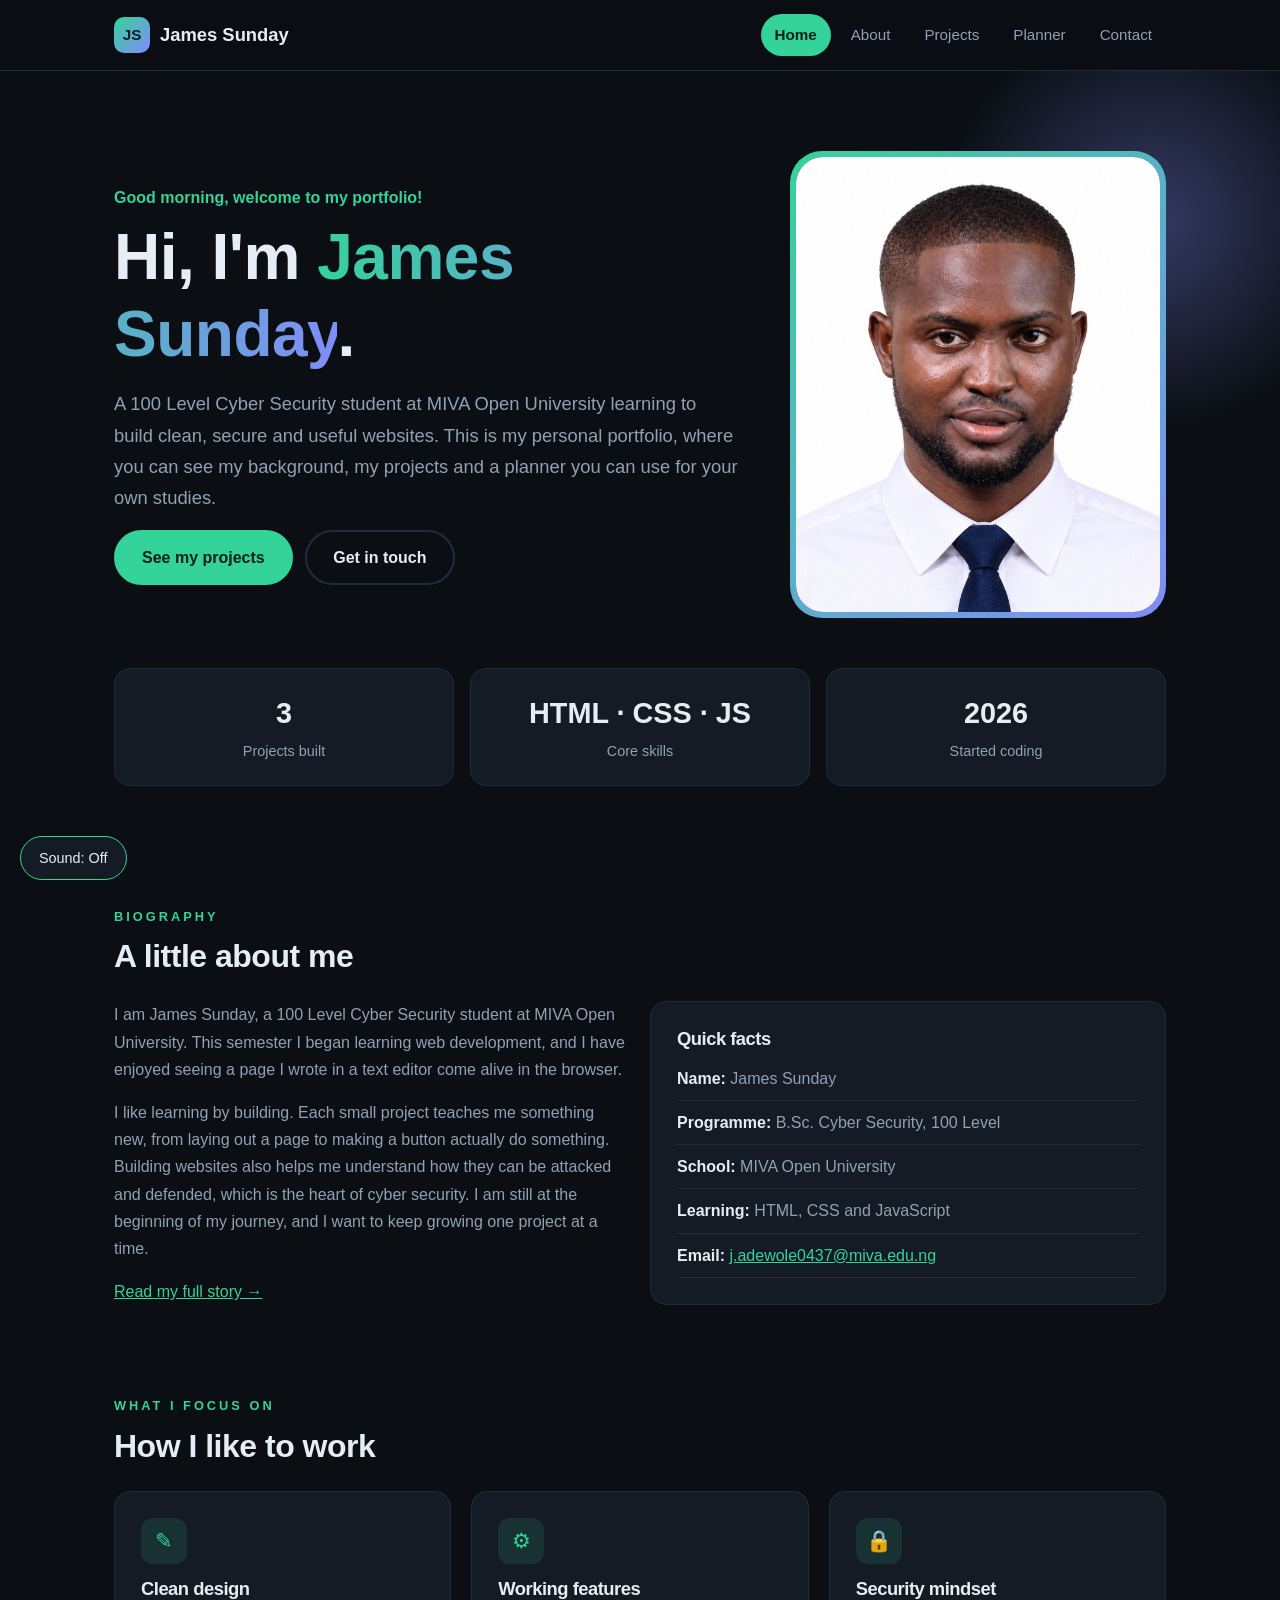
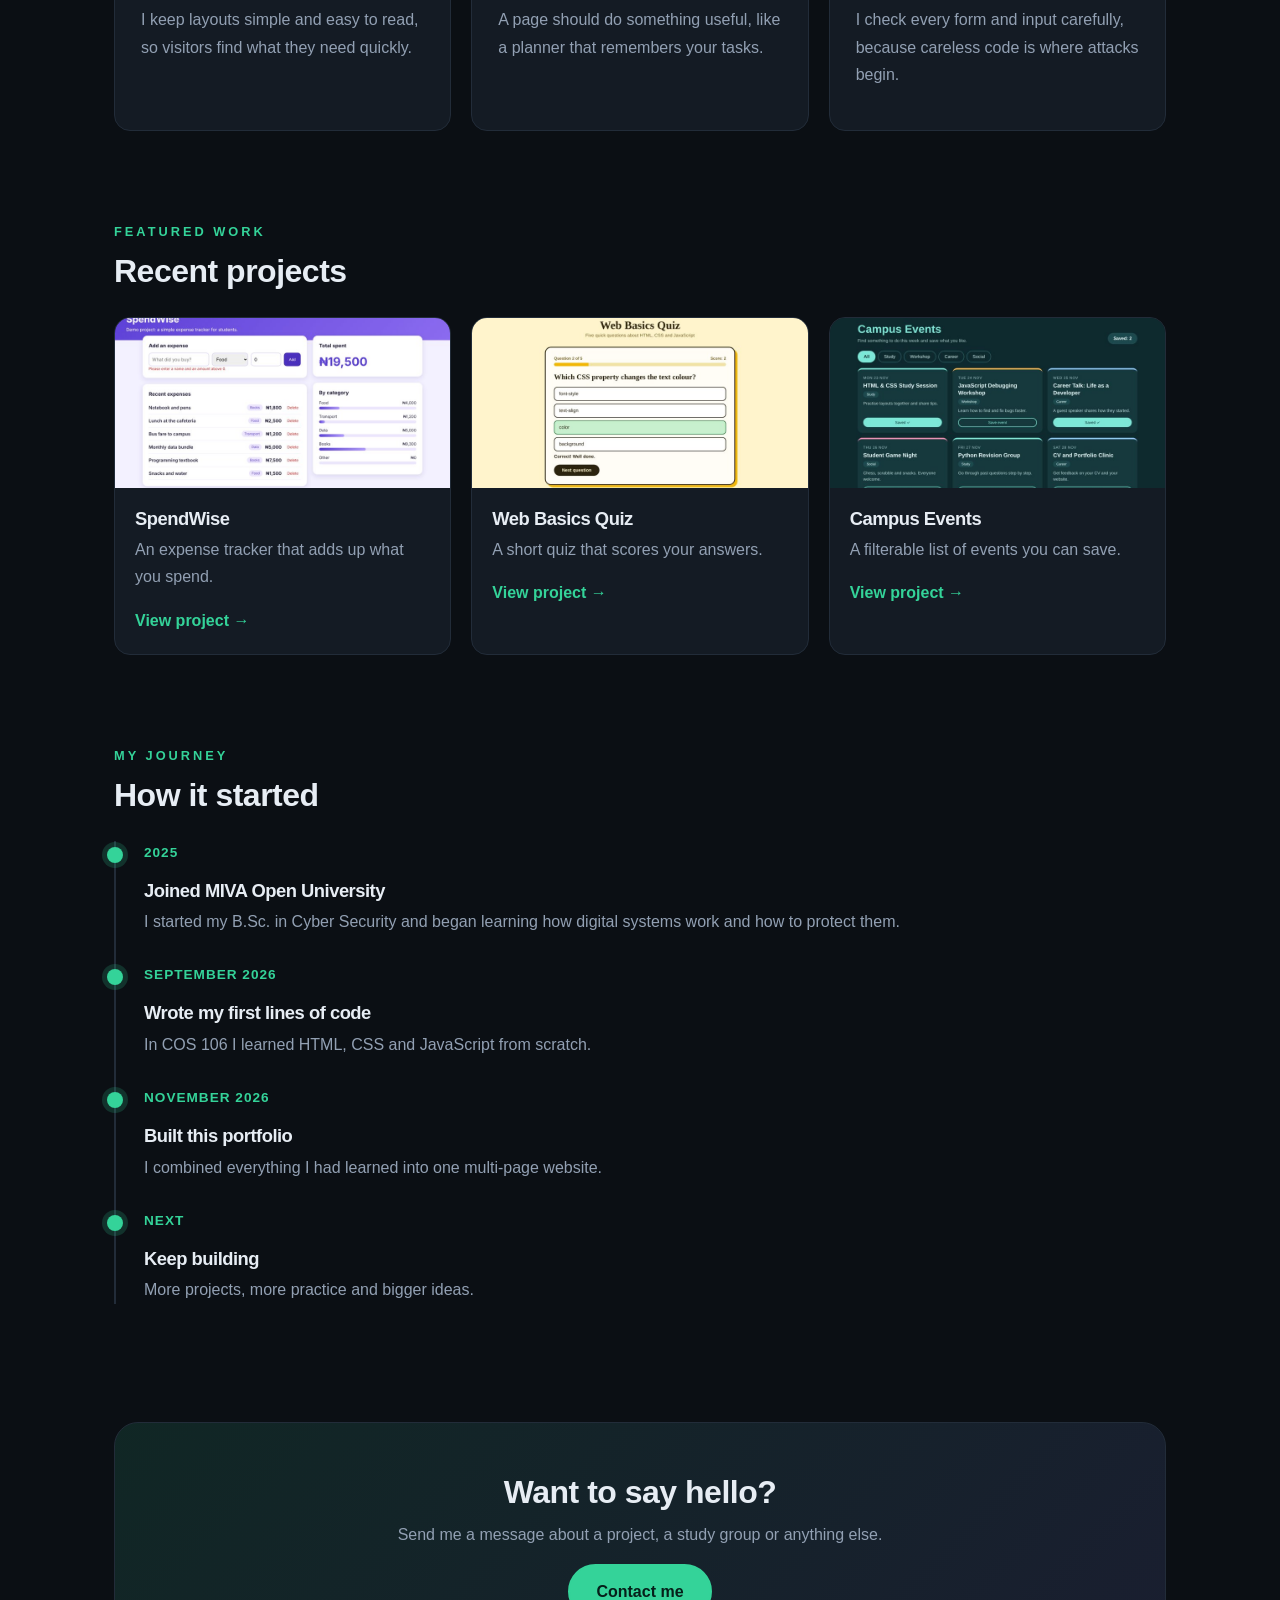
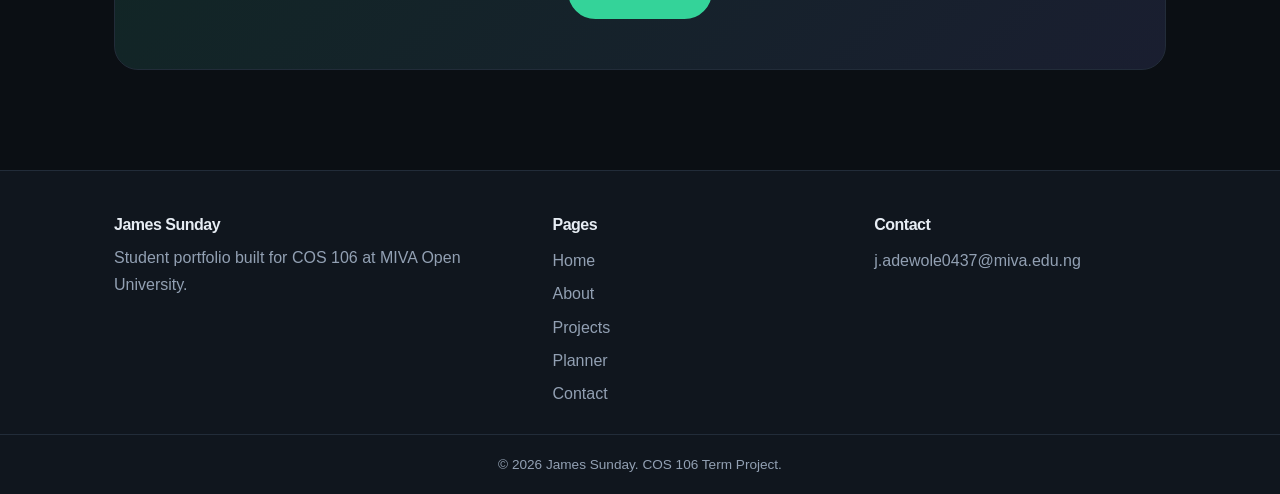
<file: index.html>
<!DOCTYPE html>
<html lang="en">
<head>
  <meta charset="UTF-8">
  <meta name="viewport" content="width=device-width, initial-scale=1.0">
  <meta name="description" content="James Sunday - student portfolio and academic planner.">
  <title>Home | James Sunday</title>
  <link rel="stylesheet" href="style.css">
</head>
<body>
  <header class="site-header">
    <div class="header-inner">
      <a class="logo" href="index.html"><span class="logo-mark">JS</span> James Sunday</a>
      <button class="nav-toggle" aria-label="Toggle navigation menu">&#9776;</button>
      <nav id="nav" aria-label="Main navigation">
        <ul>
          <li><a href="index.html" class="active">Home</a></li>
          <li><a href="about.html">About</a></li>
          <li><a href="projects.html">Projects</a></li>
          <li><a href="planner.html">Planner</a></li>
          <li><a href="contact.html">Contact</a></li>
        </ul>
      </nav>
    </div>
  </header>

  <main>
    <!-- ===== Hero ===== -->
    <section class="hero">
      <div class="orb"></div>
      <div class="container hero-grid">
        <div class="rise">
          <p class="greeting" id="greeting">Welcome to my portfolio!</p>
          <h1>Hi, I'm <span class="gradient-text">James Sunday</span>.</h1>
          <p class="lead">A 100 Level Cyber Security student at MIVA Open University learning to build clean, secure and useful websites. This is my personal portfolio, where you can see my background, my projects and a planner you can use for your own studies.</p>
          <a class="btn" href="projects.html">See my projects</a>
          <a class="btn ghost" href="contact.html">Get in touch</a>
        </div>
        <div class="photo-frame rise d2">
          <img src="profile.jpg" alt="Photograph of James Sunday">
        </div>
      </div>

      <div class="container">
        <div class="stats rise d3">
          <div class="stat"><strong>3</strong><span>Projects built</span></div>
          <div class="stat"><strong>HTML &middot; CSS &middot; JS</strong><span>Core skills</span></div>
          <div class="stat"><strong>2026</strong><span>Started coding</span></div>
        </div>
      </div>
    </section>

    <!-- ===== Biography ===== -->
    <section class="section">
      <div class="container">
        <p class="eyebrow">Biography</p>
        <h2>A little about me</h2>
        <div class="grid grid-2">
          <div>
            <p>I am James Sunday, a 100 Level Cyber Security student at MIVA Open University. This semester I began learning web development, and I have enjoyed seeing a page I wrote in a text editor come alive in the browser.</p>
            <p>I like learning by building. Each small project teaches me something new, from laying out a page to making a button actually do something. Building websites also helps me understand how they can be attacked and defended, which is the heart of cyber security. I am still at the beginning of my journey, and I want to keep growing one project at a time.</p>
            <a href="about.html">Read my full story &rarr;</a>
          </div>
          <div class="card">
            <h3>Quick facts</h3>
            <ul class="plain">
              <li><strong>Name:</strong> James Sunday</li>
              <li><strong>Programme:</strong> B.Sc. Cyber Security, 100 Level</li>
              <li><strong>School:</strong> MIVA Open University</li>
              <li><strong>Learning:</strong> HTML, CSS and JavaScript</li>
              <li><strong>Email:</strong> <a href="mailto:j.adewole0437@miva.edu.ng">j.adewole0437@miva.edu.ng</a></li>
            </ul>
          </div>
        </div>
      </div>
    </section>

    <!-- ===== Focus ===== -->
    <section class="section">
      <div class="container">
        <p class="eyebrow">What I focus on</p>
        <h2>How I like to work</h2>
        <div class="grid grid-3">
          <div class="card">
            <div class="icon">&#9998;</div>
            <h3>Clean design</h3>
            <p>I keep layouts simple and easy to read, so visitors find what they need quickly.</p>
          </div>
          <div class="card">
            <div class="icon">&#9881;</div>
            <h3>Working features</h3>
            <p>A page should do something useful, like a planner that remembers your tasks.</p>
          </div>
          <div class="card">
            <div class="icon">&#128274;</div>
            <h3>Security mindset</h3>
            <p>I check every form and input carefully, because careless code is where attacks begin.</p>
          </div>
        </div>
      </div>
    </section>

    <!-- ===== Featured projects ===== -->
    <section class="section">
      <div class="container">
        <p class="eyebrow">Featured work</p>
        <h2>Recent projects</h2>
        <div class="grid grid-3">
          <article class="card mini">
            <img src="project1.jpg" alt="Screenshot of the SpendWise expense tracker">
            <div class="body">
              <h3>SpendWise</h3>
              <p>An expense tracker that adds up what you spend.</p>
              <a class="more" href="projects.html">View project &rarr;</a>
            </div>
          </article>
          <article class="card mini">
            <img src="project2.jpg" alt="Screenshot of the Web Basics Quiz">
            <div class="body">
              <h3>Web Basics Quiz</h3>
              <p>A short quiz that scores your answers.</p>
              <a class="more" href="projects.html">View project &rarr;</a>
            </div>
          </article>
          <article class="card mini">
            <img src="project3.jpg" alt="Screenshot of the Campus Events page">
            <div class="body">
              <h3>Campus Events</h3>
              <p>A filterable list of events you can save.</p>
              <a class="more" href="projects.html">View project &rarr;</a>
            </div>
          </article>
        </div>
      </div>
    </section>

    <!-- ===== Journey ===== -->
    <section class="section">
      <div class="container">
        <p class="eyebrow">My journey</p>
        <h2>How it started</h2>
        <div class="timeline">
          <div class="step">
            <p class="when">2025</p>
            <h3>Joined MIVA Open University</h3>
            <p>I started my B.Sc. in Cyber Security and began learning how digital systems work and how to protect them.</p>
          </div>
          <div class="step">
            <p class="when">SEPTEMBER 2026</p>
            <h3>Wrote my first lines of code</h3>
            <p>In COS 106 I learned HTML, CSS and JavaScript from scratch.</p>
          </div>
          <div class="step">
            <p class="when">NOVEMBER 2026</p>
            <h3>Built this portfolio</h3>
            <p>I combined everything I had learned into one multi-page website.</p>
          </div>
          <div class="step">
            <p class="when">NEXT</p>
            <h3>Keep building</h3>
            <p>More projects, more practice and bigger ideas.</p>
          </div>
        </div>
      </div>
    </section>

    <!-- ===== Call to action ===== -->
    <section class="container">
      <div class="cta">
        <h2>Want to say hello?</h2>
        <p>Send me a message about a project, a study group or anything else.</p>
        <a class="btn" href="contact.html">Contact me</a>
      </div>
    </section>
  </main>

  <footer>
    <div class="footer-grid">
      <div>
        <h3>James Sunday</h3>
        <p>Student portfolio built for COS 106 at MIVA Open University.</p>
      </div>
      <div>
        <h3>Pages</h3>
        <a href="index.html">Home</a>
        <a href="about.html">About</a>
        <a href="projects.html">Projects</a>
        <a href="planner.html">Planner</a>
        <a href="contact.html">Contact</a>
      </div>
      <div>
        <h3>Contact</h3>
        <a href="mailto:j.adewole0437@miva.edu.ng">j.adewole0437@miva.edu.ng</a>
      </div>
    </div>
    <div class="copyright"><p>&copy; <span id="year">2026</span> James Sunday. COS 106 Term Project.</p></div>
  </footer>

  <audio id="ambient" loop preload="none">
    <source src="ambient.wav" type="audio/wav">
  </audio>
  <button id="soundButton" class="sound-btn" type="button">Sound: Off</button>
  <script src="script.js"></script>
</body>
</html>
</file>
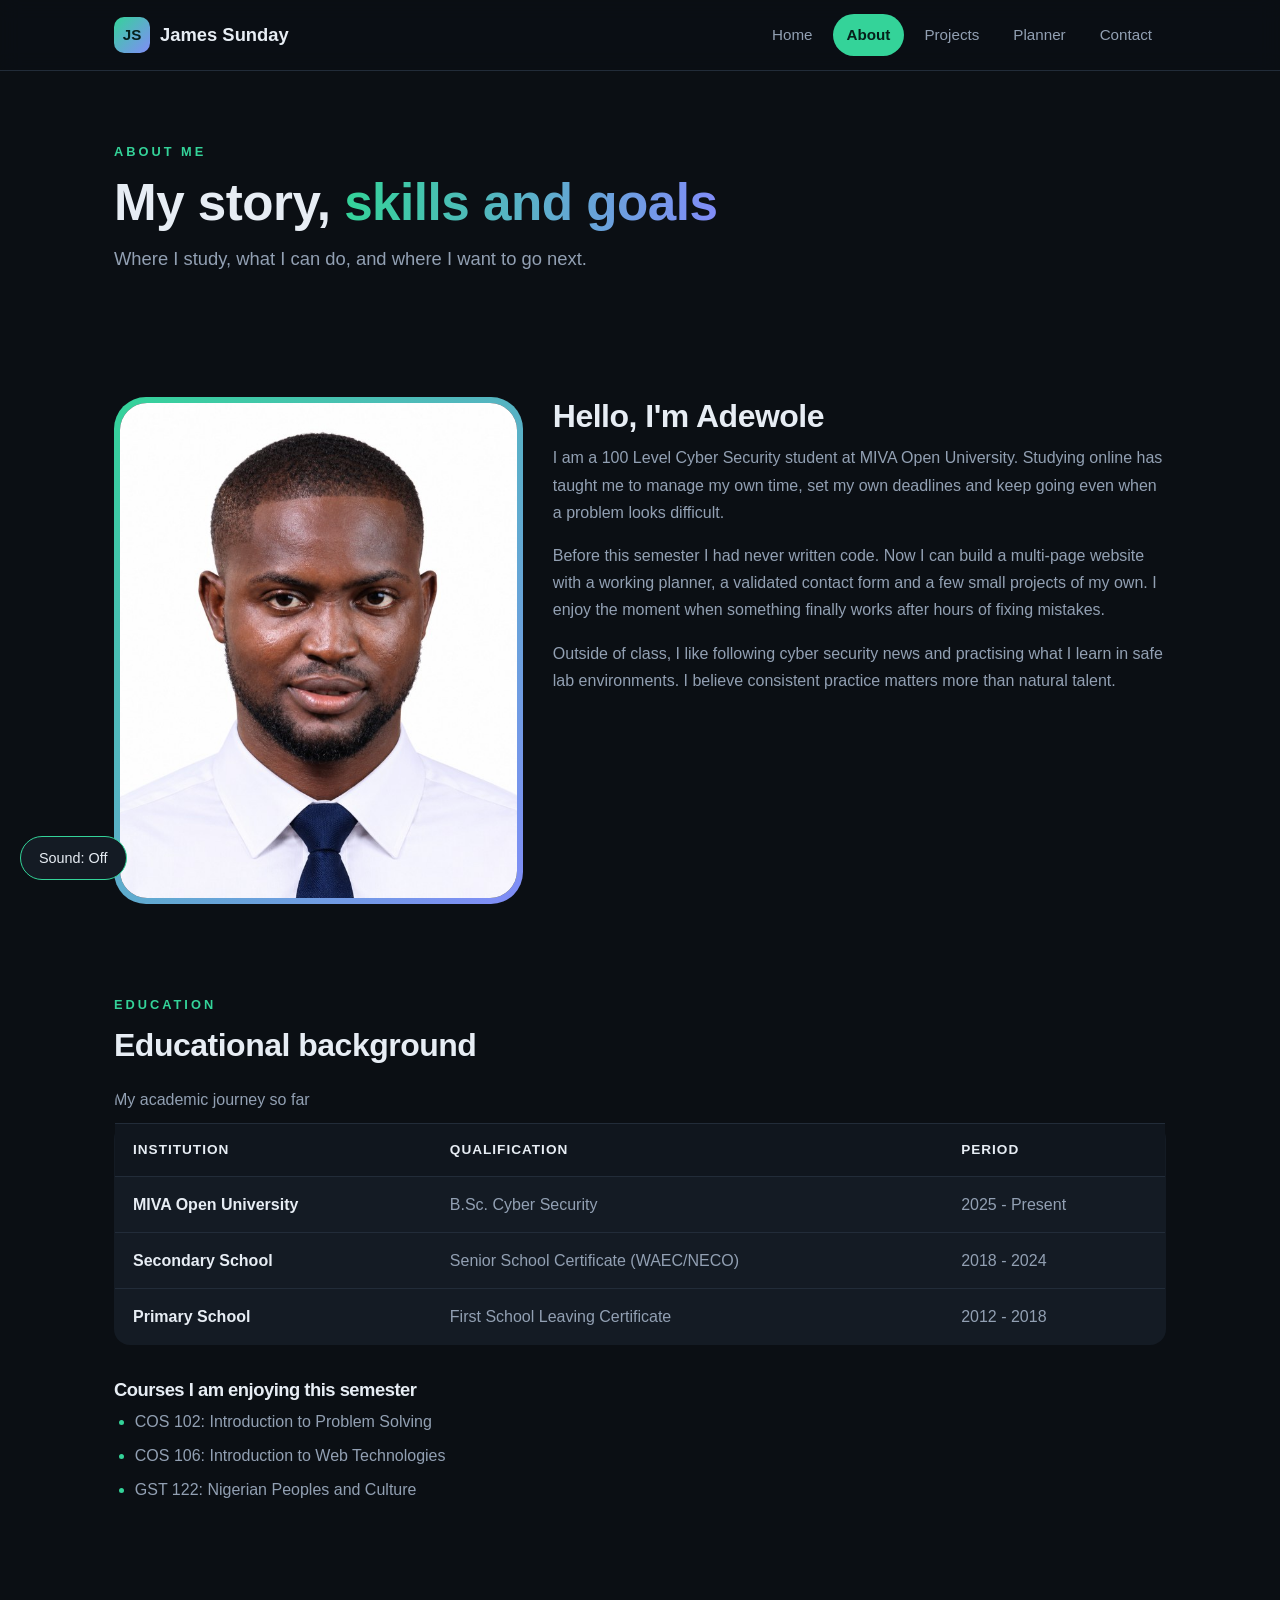
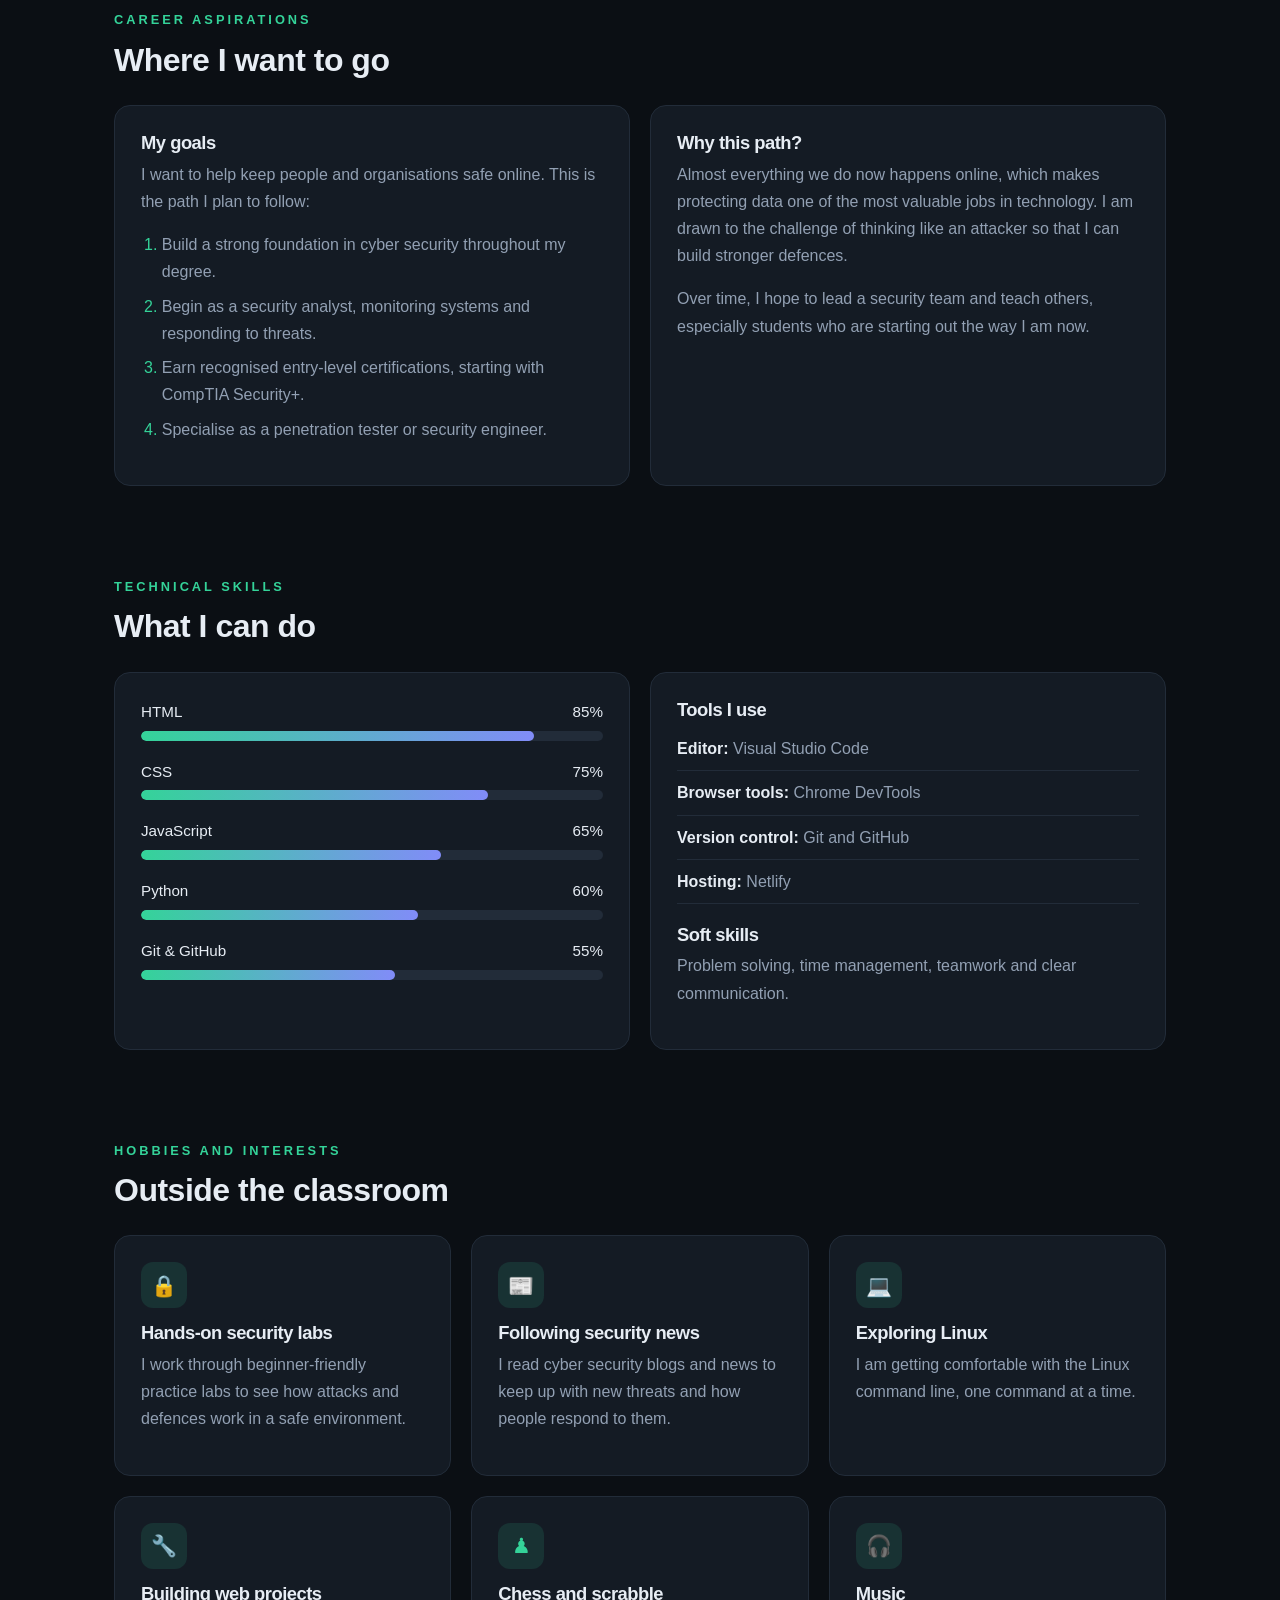
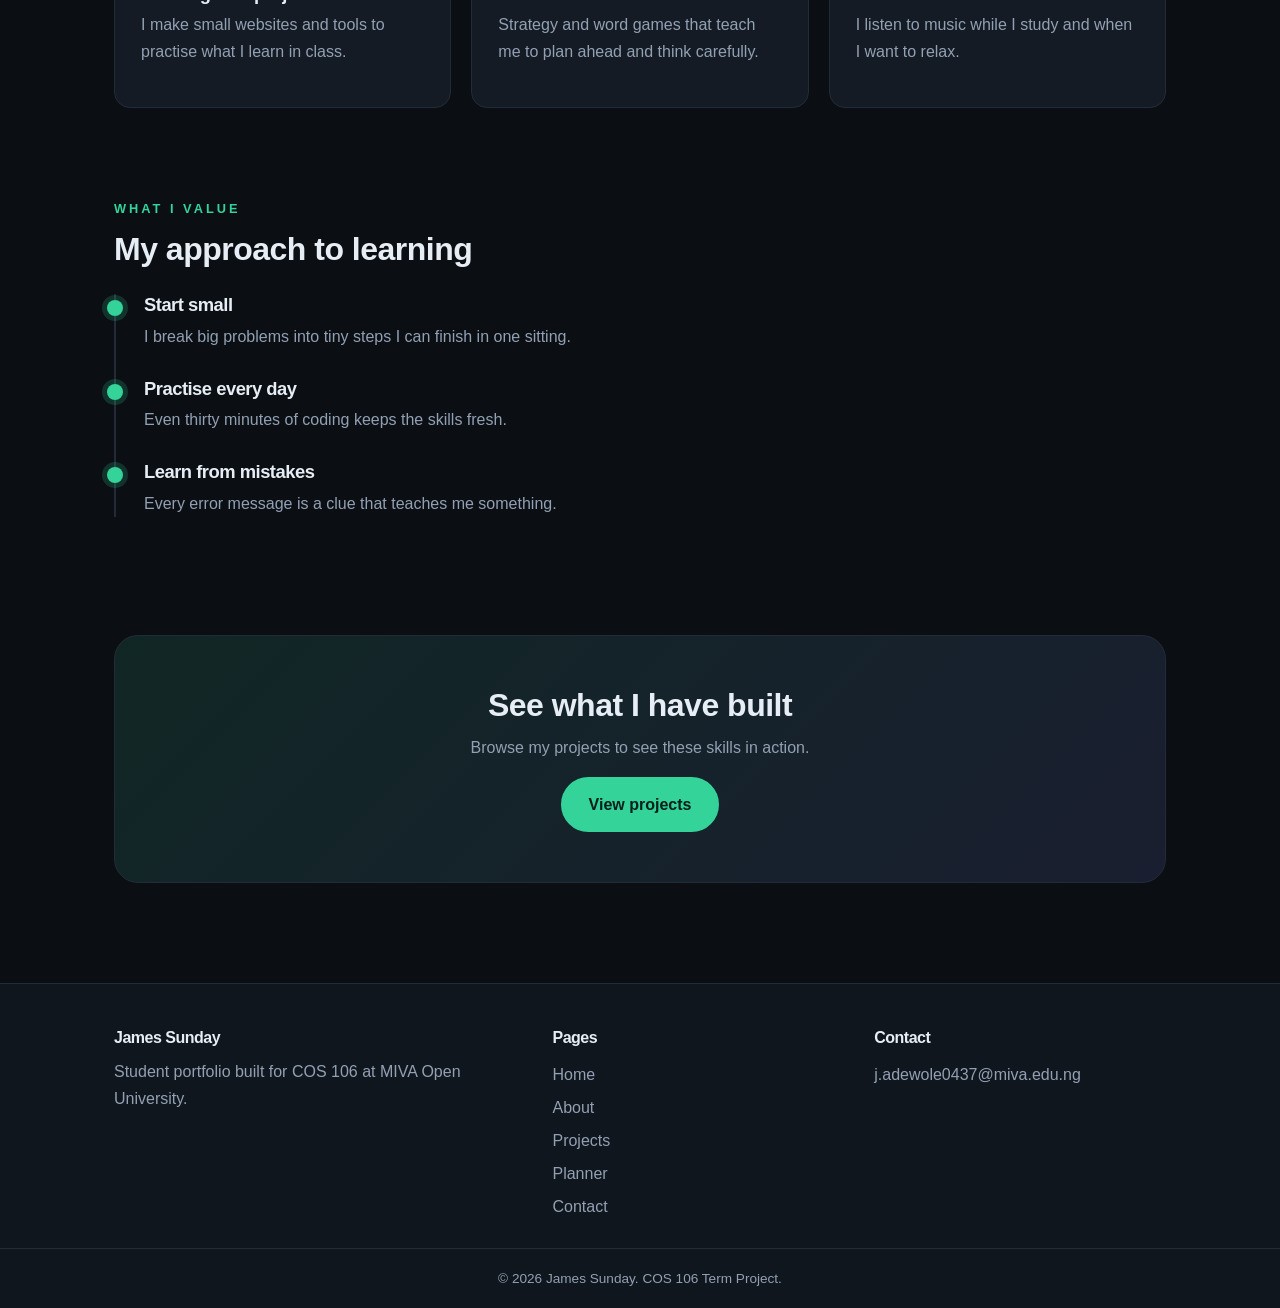
<file: about.html>
<!DOCTYPE html>
<html lang="en">
<head>
  <meta charset="UTF-8">
  <meta name="viewport" content="width=device-width, initial-scale=1.0">
  <meta name="description" content="About James Sunday: education, career goals, skills and interests.">
  <title>About | James Sunday</title>
  <link rel="stylesheet" href="style.css">
</head>
<body>
  <header class="site-header">
    <div class="header-inner">
      <a class="logo" href="index.html"><span class="logo-mark">JS</span> James Sunday</a>
      <button class="nav-toggle" aria-label="Toggle navigation menu">&#9776;</button>
      <nav id="nav" aria-label="Main navigation">
        <ul>
          <li><a href="index.html">Home</a></li>
          <li><a href="about.html" class="active">About</a></li>
          <li><a href="projects.html">Projects</a></li>
          <li><a href="planner.html">Planner</a></li>
          <li><a href="contact.html">Contact</a></li>
        </ul>
      </nav>
    </div>
  </header>

  <main>
    <div class="container page-head rise">
      <p class="eyebrow">About me</p>
      <h1>My story, <span class="gradient-text">skills and goals</span></h1>
      <p class="lead">Where I study, what I can do, and where I want to go next.</p>
    </div>

    <!-- ===== Introduction ===== -->
    <section class="section">
      <div class="container">
        <div class="split">
          <div class="photo-frame">
            <img src="profile.jpg" alt="James Sunday">
          </div>
          <div>
            <h2>Hello, I'm Adewole</h2>
            <p>I am a 100 Level Cyber Security student at MIVA Open University. Studying online has taught me to manage my own time, set my own deadlines and keep going even when a problem looks difficult.</p>
            <p>Before this semester I had never written code. Now I can build a multi-page website with a working planner, a validated contact form and a few small projects of my own. I enjoy the moment when something finally works after hours of fixing mistakes.</p>
            <p>Outside of class, I like following cyber security news and practising what I learn in safe lab environments. I believe consistent practice matters more than natural talent.</p>
          </div>
        </div>
      </div>
    </section>

    <!-- ===== Education ===== -->
    <section class="section">
      <div class="container">
        <p class="eyebrow">Education</p>
        <h2>Educational background</h2>
        <div class="table-wrap">
          <table>
            <caption>My academic journey so far</caption>
            <thead>
              <tr><th scope="col">Institution</th><th scope="col">Qualification</th><th scope="col">Period</th></tr>
            </thead>
            <tbody>
              <tr><td>MIVA Open University</td><td>B.Sc. Cyber Security</td><td>2025 - Present</td></tr>
              <tr><td>Secondary School</td><td>Senior School Certificate (WAEC/NECO)</td><td>2018 - 2024</td></tr>
              <tr><td>Primary School</td><td>First School Leaving Certificate</td><td>2012 - 2018</td></tr>
            </tbody>
          </table>
        </div>

        <h3 style="margin-top:34px;">Courses I am enjoying this semester</h3>
        <ul class="styled">
          <li>COS 102: Introduction to Problem Solving</li>
          <li>COS 106: Introduction to Web Technologies</li>
          <li>GST 122: Nigerian Peoples and Culture</li>
        </ul>
      </div>
    </section>

    <!-- ===== Career ===== -->
    <section class="section">
      <div class="container">
        <p class="eyebrow">Career aspirations</p>
        <h2>Where I want to go</h2>
        <div class="grid grid-2">
          <div class="card">
            <h3>My goals</h3>
            <p>I want to help keep people and organisations safe online. This is the path I plan to follow:</p>
            <ol class="styled">
              <li>Build a strong foundation in cyber security throughout my degree.</li>
              <li>Begin as a security analyst, monitoring systems and responding to threats.</li>
              <li>Earn recognised entry-level certifications, starting with CompTIA Security+.</li>
              <li>Specialise as a penetration tester or security engineer.</li>
            </ol>
          </div>
          <div class="card">
            <h3>Why this path?</h3>
            <p>Almost everything we do now happens online, which makes protecting data one of the most valuable jobs in technology. I am drawn to the challenge of thinking like an attacker so that I can build stronger defences.</p>
            <p>Over time, I hope to lead a security team and teach others, especially students who are starting out the way I am now.</p>
          </div>
        </div>
      </div>
    </section>

    <!-- ===== Skills ===== -->
    <section class="section">
      <div class="container">
        <p class="eyebrow">Technical skills</p>
        <h2>What I can do</h2>
        <div class="grid grid-2">
          <div class="card">
            <div class="skill">
              <div class="skill-label"><span>HTML</span><span>85%</span></div>
              <div class="bar"><div data-level="85"></div></div>
            </div>
            <div class="skill">
              <div class="skill-label"><span>CSS</span><span>75%</span></div>
              <div class="bar"><div data-level="75"></div></div>
            </div>
            <div class="skill">
              <div class="skill-label"><span>JavaScript</span><span>65%</span></div>
              <div class="bar"><div data-level="65"></div></div>
            </div>
            <div class="skill">
              <div class="skill-label"><span>Python</span><span>60%</span></div>
              <div class="bar"><div data-level="60"></div></div>
            </div>
            <div class="skill">
              <div class="skill-label"><span>Git &amp; GitHub</span><span>55%</span></div>
              <div class="bar"><div data-level="55"></div></div>
            </div>
          </div>
          <div class="card">
            <h3>Tools I use</h3>
            <ul class="plain">
              <li><strong>Editor:</strong> Visual Studio Code</li>
              <li><strong>Browser tools:</strong> Chrome DevTools</li>
              <li><strong>Version control:</strong> Git and GitHub</li>
              <li><strong>Hosting:</strong> Netlify</li>
            </ul>
            <h3 style="margin-top:20px;">Soft skills</h3>
            <p>Problem solving, time management, teamwork and clear communication.</p>
          </div>
        </div>
      </div>
    </section>

    <!-- ===== Hobbies ===== -->
    <section class="section">
      <div class="container">
        <p class="eyebrow">Hobbies and interests</p>
        <h2>Outside the classroom</h2>
        <div class="grid grid-3">
          <div class="card">
            <div class="icon">&#128274;</div>
            <h3>Hands-on security labs</h3>
            <p>I work through beginner-friendly practice labs to see how attacks and defences work in a safe environment.</p>
          </div>
          <div class="card">
            <div class="icon">&#128240;</div>
            <h3>Following security news</h3>
            <p>I read cyber security blogs and news to keep up with new threats and how people respond to them.</p>
          </div>
          <div class="card">
            <div class="icon">&#128187;</div>
            <h3>Exploring Linux</h3>
            <p>I am getting comfortable with the Linux command line, one command at a time.</p>
          </div>
          <div class="card">
            <div class="icon">&#128295;</div>
            <h3>Building web projects</h3>
            <p>I make small websites and tools to practise what I learn in class.</p>
          </div>
          <div class="card">
            <div class="icon">&#9823;</div>
            <h3>Chess and scrabble</h3>
            <p>Strategy and word games that teach me to plan ahead and think carefully.</p>
          </div>
          <div class="card">
            <div class="icon">&#127911;</div>
            <h3>Music</h3>
            <p>I listen to music while I study and when I want to relax.</p>
          </div>
        </div>
      </div>
    </section>

    <!-- ===== Values ===== -->
    <section class="section">
      <div class="container">
        <p class="eyebrow">What I value</p>
        <h2>My approach to learning</h2>
        <div class="timeline">
          <div class="step">
            <h3>Start small</h3>
            <p>I break big problems into tiny steps I can finish in one sitting.</p>
          </div>
          <div class="step">
            <h3>Practise every day</h3>
            <p>Even thirty minutes of coding keeps the skills fresh.</p>
          </div>
          <div class="step">
            <h3>Learn from mistakes</h3>
            <p>Every error message is a clue that teaches me something.</p>
          </div>
        </div>
      </div>
    </section>

    <section class="container">
      <div class="cta">
        <h2>See what I have built</h2>
        <p>Browse my projects to see these skills in action.</p>
        <a class="btn" href="projects.html">View projects</a>
      </div>
    </section>
  </main>

  <footer>
    <div class="footer-grid">
      <div>
        <h3>James Sunday</h3>
        <p>Student portfolio built for COS 106 at MIVA Open University.</p>
      </div>
      <div>
        <h3>Pages</h3>
        <a href="index.html">Home</a>
        <a href="about.html">About</a>
        <a href="projects.html">Projects</a>
        <a href="planner.html">Planner</a>
        <a href="contact.html">Contact</a>
      </div>
      <div>
        <h3>Contact</h3>
        <a href="mailto:j.adewole0437@miva.edu.ng">j.adewole0437@miva.edu.ng</a>
      </div>
    </div>
    <div class="copyright"><p>&copy; <span id="year">2026</span> James Sunday. COS 106 Term Project.</p></div>
  </footer>

  <audio id="ambient" loop preload="none">
    <source src="ambient.wav" type="audio/wav">
  </audio>
  <button id="soundButton" class="sound-btn" type="button">Sound: Off</button>
  <script src="script.js"></script>
</body>
</html>
</file>
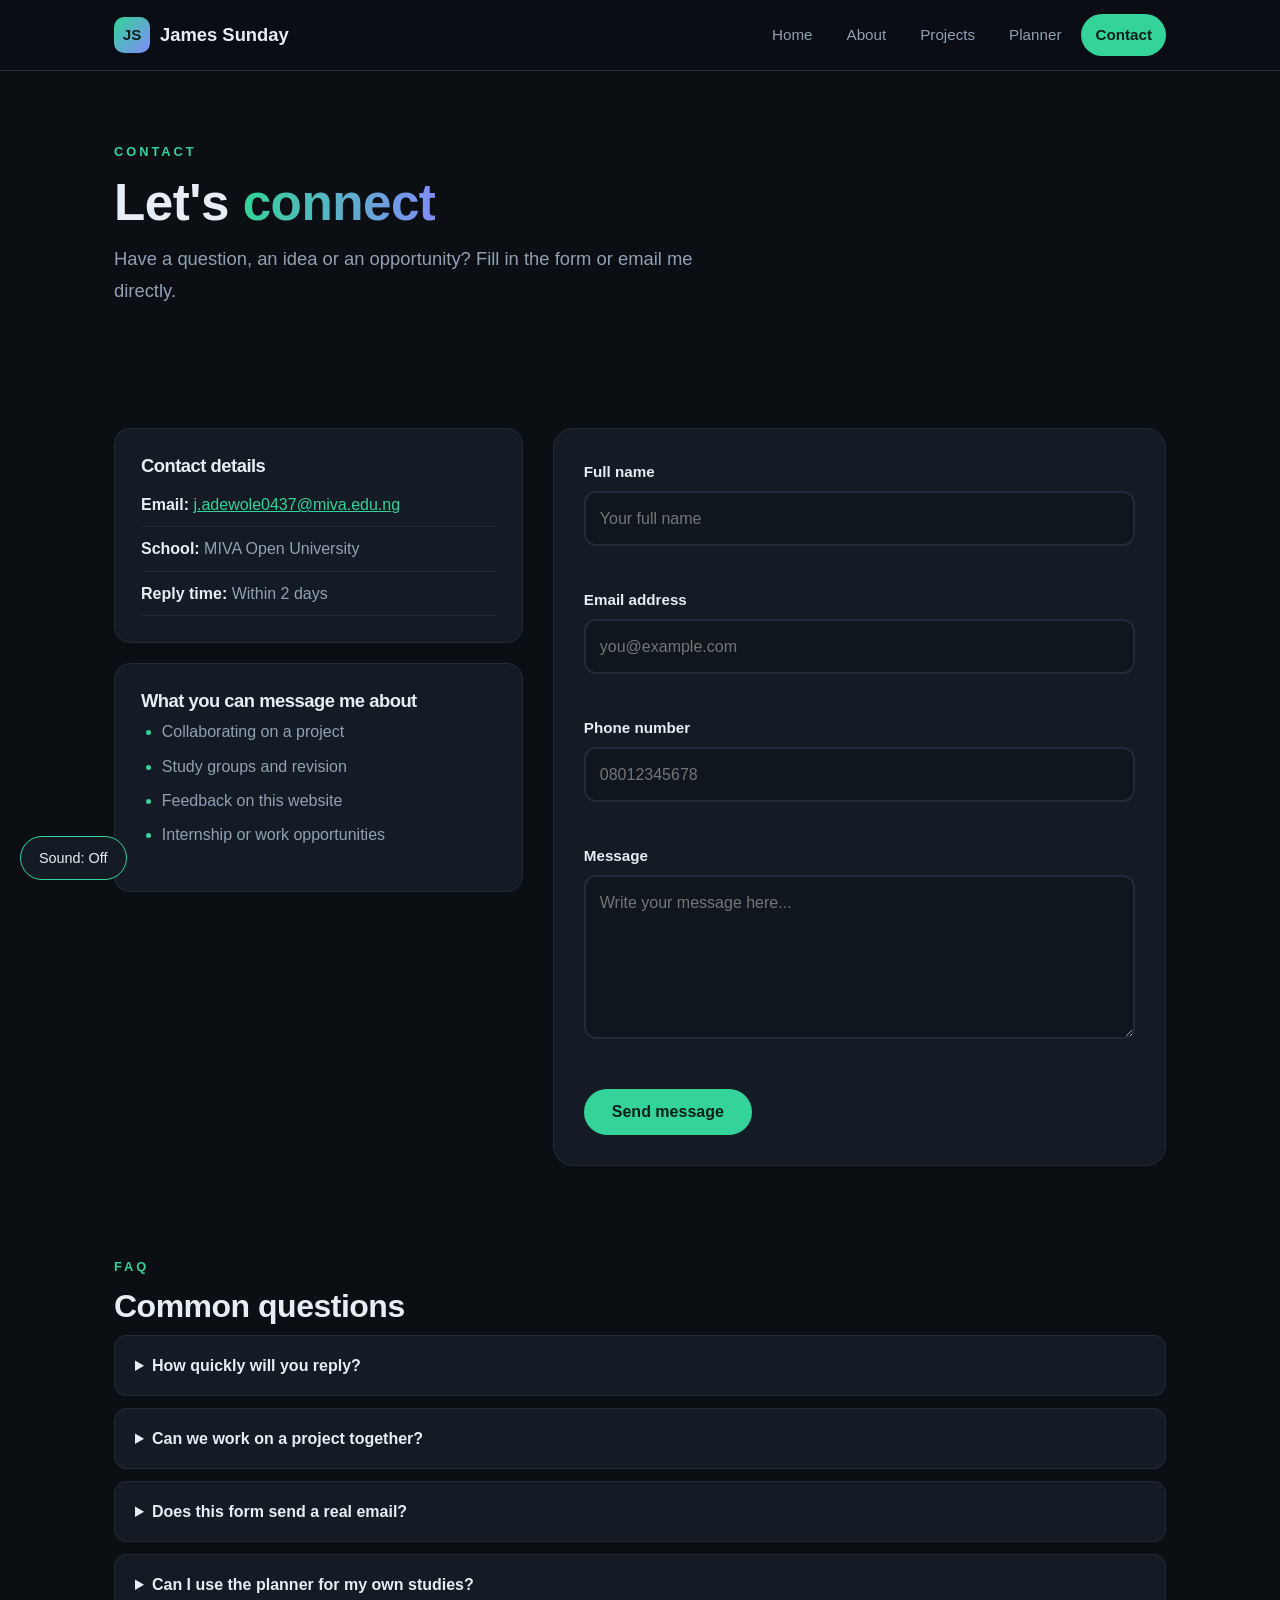
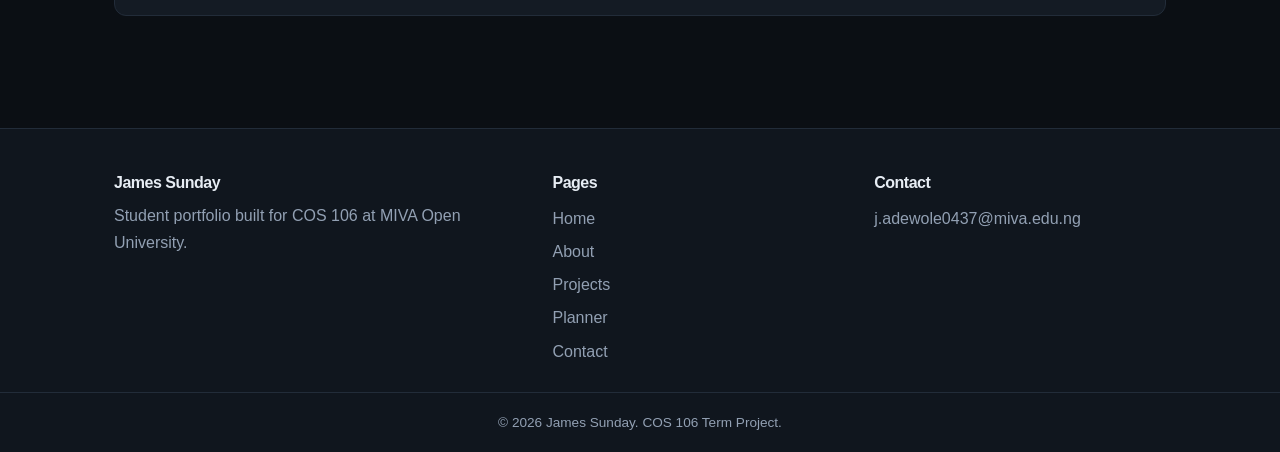
<file: contact.html>
<!DOCTYPE html>
<html lang="en">
<head>
  <meta charset="UTF-8">
  <meta name="viewport" content="width=device-width, initial-scale=1.0">
  <meta name="description" content="Contact James Sunday.">
  <title>Contact | James Sunday</title>
  <link rel="stylesheet" href="style.css">
</head>
<body>
  <header class="site-header">
    <div class="header-inner">
      <a class="logo" href="index.html"><span class="logo-mark">JS</span> James Sunday</a>
      <button class="nav-toggle" aria-label="Toggle navigation menu">&#9776;</button>
      <nav id="nav" aria-label="Main navigation">
        <ul>
          <li><a href="index.html">Home</a></li>
          <li><a href="about.html">About</a></li>
          <li><a href="projects.html">Projects</a></li>
          <li><a href="planner.html">Planner</a></li>
          <li><a href="contact.html" class="active">Contact</a></li>
        </ul>
      </nav>
    </div>
  </header>

  <main>
    <div class="container page-head rise">
      <p class="eyebrow">Contact</p>
      <h1>Let's <span class="gradient-text">connect</span></h1>
      <p class="lead">Have a question, an idea or an opportunity? Fill in the form or email me directly.</p>
    </div>

    <!-- ===== Details and form ===== -->
    <section class="section">
      <div class="container">
        <div class="split">
          <div>
            <div class="card">
              <h3>Contact details</h3>
              <ul class="plain">
                <li><strong>Email:</strong> <a href="mailto:j.adewole0437@miva.edu.ng">j.adewole0437@miva.edu.ng</a></li>
                <li><strong>School:</strong> MIVA Open University</li>
                <li><strong>Reply time:</strong> Within 2 days</li>
              </ul>
            </div>
            <div class="card" style="margin-top:20px;">
              <h3>What you can message me about</h3>
              <ul class="styled">
                <li>Collaborating on a project</li>
                <li>Study groups and revision</li>
                <li>Feedback on this website</li>
                <li>Internship or work opportunities</li>
              </ul>
            </div>
          </div>

          <form id="contactForm" novalidate>
            <div class="form-group">
              <label for="name">Full name</label>
              <input type="text" id="name" name="name" placeholder="Your full name" autocomplete="name">
              <span class="error" id="nameError"></span>
            </div>
            <div class="form-group">
              <label for="email">Email address</label>
              <input type="email" id="email" name="email" placeholder="you@example.com" autocomplete="email">
              <span class="error" id="emailError"></span>
            </div>
            <div class="form-group">
              <label for="phone">Phone number</label>
              <input type="tel" id="phone" name="phone" placeholder="08012345678" autocomplete="tel">
              <span class="error" id="phoneError"></span>
            </div>
            <div class="form-group">
              <label for="message">Message</label>
              <textarea id="message" name="message" rows="5" placeholder="Write your message here..."></textarea>
              <span class="error" id="messageError"></span>
            </div>
            <button type="submit" class="btn">Send message</button>
            <div id="formStatus" class="form-status" role="status"></div>
          </form>
        </div>
      </div>
    </section>

    <!-- ===== FAQ ===== -->
    <section class="section">
      <div class="container">
        <p class="eyebrow">FAQ</p>
        <h2>Common questions</h2>
        <details>
          <summary>How quickly will you reply?</summary>
          <p>I usually reply within two days. During exam periods it may take a little longer.</p>
        </details>
        <details>
          <summary>Can we work on a project together?</summary>
          <p>Yes. Tell me about your idea in the message and I will let you know how I can help.</p>
        </details>
        <details>
          <summary>Does this form send a real email?</summary>
          <p>This form is a school project demo, so it checks your details but does not send email. For anything important, please use the email address above.</p>
        </details>
        <details>
          <summary>Can I use the planner for my own studies?</summary>
          <p>Of course! The planner page is free to use and saves your tasks in your own browser.</p>
        </details>
      </div>
    </section>
  </main>

  <footer>
    <div class="footer-grid">
      <div>
        <h3>James Sunday</h3>
        <p>Student portfolio built for COS 106 at MIVA Open University.</p>
      </div>
      <div>
        <h3>Pages</h3>
        <a href="index.html">Home</a>
        <a href="about.html">About</a>
        <a href="projects.html">Projects</a>
        <a href="planner.html">Planner</a>
        <a href="contact.html">Contact</a>
      </div>
      <div>
        <h3>Contact</h3>
        <a href="mailto:j.adewole0437@miva.edu.ng">j.adewole0437@miva.edu.ng</a>
      </div>
    </div>
    <div class="copyright"><p>&copy; <span id="year">2026</span> James Sunday. COS 106 Term Project.</p></div>
  </footer>

  <audio id="ambient" loop preload="none">
    <source src="ambient.wav" type="audio/wav">
  </audio>
  <button id="soundButton" class="sound-btn" type="button">Sound: Off</button>
  <script src="script.js"></script>
</body>
</html>
</file>
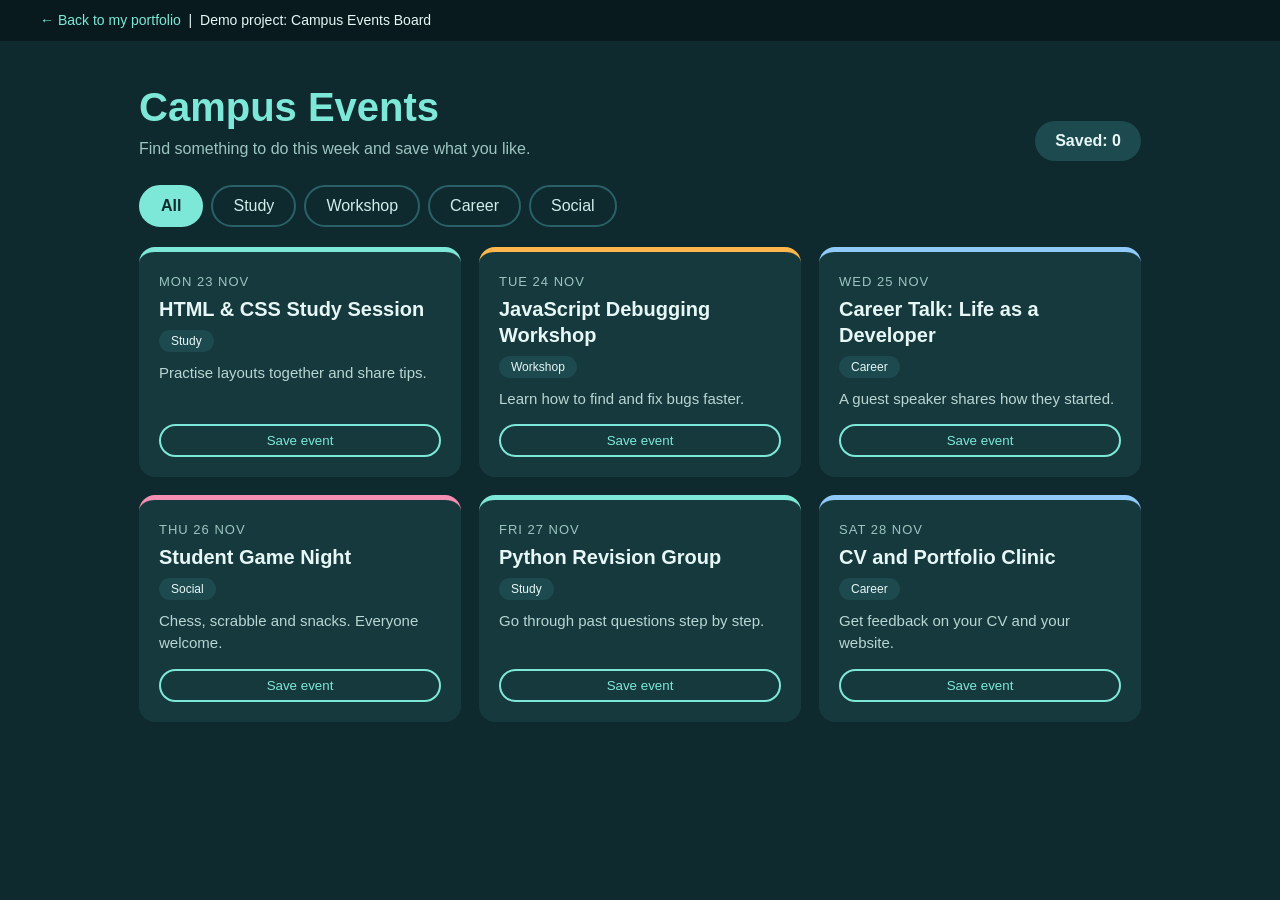
<file: demo-events.html>
<!DOCTYPE html>
<html lang="en">
<head>
  <meta charset="UTF-8">
  <meta name="viewport" content="width=device-width, initial-scale=1.0">
  <title>Campus Events | Demo</title>
  <style>
    * { box-sizing: border-box; margin: 0; padding: 0; }
    body { font-family: "Trebuchet MS", Arial, sans-serif; background: #0f2a2e; color: #e6f7f5; line-height: 1.5; }
    .bar { background: #081a1d; padding: 10px 40px; font-size: 14px; }
    .bar a { color: #7ee8d8; text-decoration: none; }
    header { max-width: 1050px; margin: 0 auto; padding: 36px 24px 10px; display: flex; justify-content: space-between; align-items: flex-end; flex-wrap: wrap; gap: 12px; }
    header h1 { font-size: 40px; color: #7ee8d8; }
    header p { color: #9cc5c0; }
    .saved { background: #1d4a4f; border-radius: 30px; padding: 8px 20px; font-weight: bold; }
    .filters { max-width: 1050px; margin: 14px auto 0; padding: 0 24px; display: flex; gap: 8px; flex-wrap: wrap; }
    .filters button { background: transparent; color: #cfeeea; border: 2px solid #2a6168; border-radius: 30px; padding: 7px 20px; font: inherit; cursor: pointer; transition: all 0.2s; }
    .filters button:hover { border-color: #7ee8d8; }
    .filters button.active { background: #7ee8d8; color: #0f2a2e; border-color: #7ee8d8; font-weight: bold; }
    .grid { max-width: 1050px; margin: 20px auto 50px; padding: 0 24px; display: grid; grid-template-columns: repeat(auto-fit, minmax(240px, 1fr)); gap: 18px; }
    .event { background: #16393e; border-radius: 16px; padding: 20px; border-top: 5px solid #7ee8d8; transition: transform 0.25s; display: flex; flex-direction: column; }
    .event:hover { transform: translateY(-5px); }
    .event.Workshop { border-top-color: #ffb74d; }
    .event.Social { border-top-color: #f48fb1; }
    .event.Career { border-top-color: #90caf9; }
    .event .date { font-size: 13px; color: #9cc5c0; letter-spacing: 1px; text-transform: uppercase; margin-bottom: 0; }
    .event h2 { font-size: 20px; margin: 4px 0 8px; line-height: 1.3; }
    .event p { color: #b8d6d2; font-size: 15px; margin-bottom: 14px; }
    .kind { display: inline-block; font-size: 12px; background: #1d4a4f; border-radius: 20px; padding: 2px 12px; margin-bottom: 10px; align-self: flex-start; }
    .save { margin-top: auto; background: transparent; color: #7ee8d8; border: 2px solid #7ee8d8; border-radius: 30px; padding: 7px 16px; font: bold 14px inherit; cursor: pointer; transition: all 0.2s; }
    .save:hover { background: #1d4a4f; }
    .save.on { background: #7ee8d8; color: #0f2a2e; }
    @media (max-width: 700px) { .bar { padding: 10px 20px; } header h1 { font-size: 30px; } }
  </style>
</head>
<body>
  <div class="bar"><a href="index.html">&larr; Back to my portfolio</a> &nbsp;|&nbsp; Demo project: Campus Events Board</div>

  <header>
    <div>
      <h1>Campus Events</h1>
      <p>Find something to do this week and save what you like.</p>
    </div>
    <div class="saved" id="savedCount">Saved: 0</div>
  </header>

  <div class="filters" id="filters"></div>
  <div class="grid" id="eventGrid"></div>

  <script>
    // all events are stored in an array
    const events = [
      { title: "HTML & CSS Study Session", date: "Mon 23 Nov", type: "Study", info: "Practise layouts together and share tips.", saved: false },
      { title: "JavaScript Debugging Workshop", date: "Tue 24 Nov", type: "Workshop", info: "Learn how to find and fix bugs faster.", saved: false },
      { title: "Career Talk: Life as a Developer", date: "Wed 25 Nov", type: "Career", info: "A guest speaker shares how they started.", saved: false },
      { title: "Student Game Night", date: "Thu 26 Nov", type: "Social", info: "Chess, scrabble and snacks. Everyone welcome.", saved: false },
      { title: "Python Revision Group", date: "Fri 27 Nov", type: "Study", info: "Go through past questions step by step.", saved: false },
      { title: "CV and Portfolio Clinic", date: "Sat 28 Nov", type: "Career", info: "Get feedback on your CV and your website.", saved: false }
    ];
    const types = ["All", "Study", "Workshop", "Career", "Social"];
    let currentType = "All";

    const filtersDiv = document.getElementById("filters");
    const eventGrid = document.getElementById("eventGrid");

    // filter buttons
    function showFilters() {
      filtersDiv.innerHTML = "";
      for (let i = 0; i < types.length; i++) {
        const button = document.createElement("button");
        button.textContent = types[i];
        if (types[i] === currentType) {
          button.classList.add("active");
        }
        button.addEventListener("click", function () {
          currentType = types[i];
          showFilters();
          showEvents();
        });
        filtersDiv.appendChild(button);
      }
    }

    // event cards
    function showEvents() {
      eventGrid.innerHTML = "";
      let savedCount = 0;

      for (let i = 0; i < events.length; i++) {
        const e = events[i];
        if (e.saved) {
          savedCount++;
        }
        if (currentType !== "All" && e.type !== currentType) {
          continue;
        }

        const card = document.createElement("article");
        card.className = "event " + e.type;
        card.innerHTML = '<p class="date"></p><h2></h2><span class="kind"></span><p></p>';
        card.querySelector(".date").textContent = e.date;
        card.querySelector("h2").textContent = e.title;
        card.querySelector(".kind").textContent = e.type;
        card.querySelectorAll("p")[1].textContent = e.info;

        const saveButton = document.createElement("button");
        saveButton.className = "save";
        saveButton.type = "button";
        saveButton.textContent = e.saved ? "Saved ✓" : "Save event";
        if (e.saved) {
          saveButton.classList.add("on");
        }
        saveButton.addEventListener("click", function () {
          e.saved = !e.saved;
          showEvents();
        });
        card.appendChild(saveButton);
        eventGrid.appendChild(card);
      }

      document.getElementById("savedCount").textContent = "Saved: " + savedCount;
    }

    showFilters();
    showEvents();
  </script>
</body>
</html>
</file>
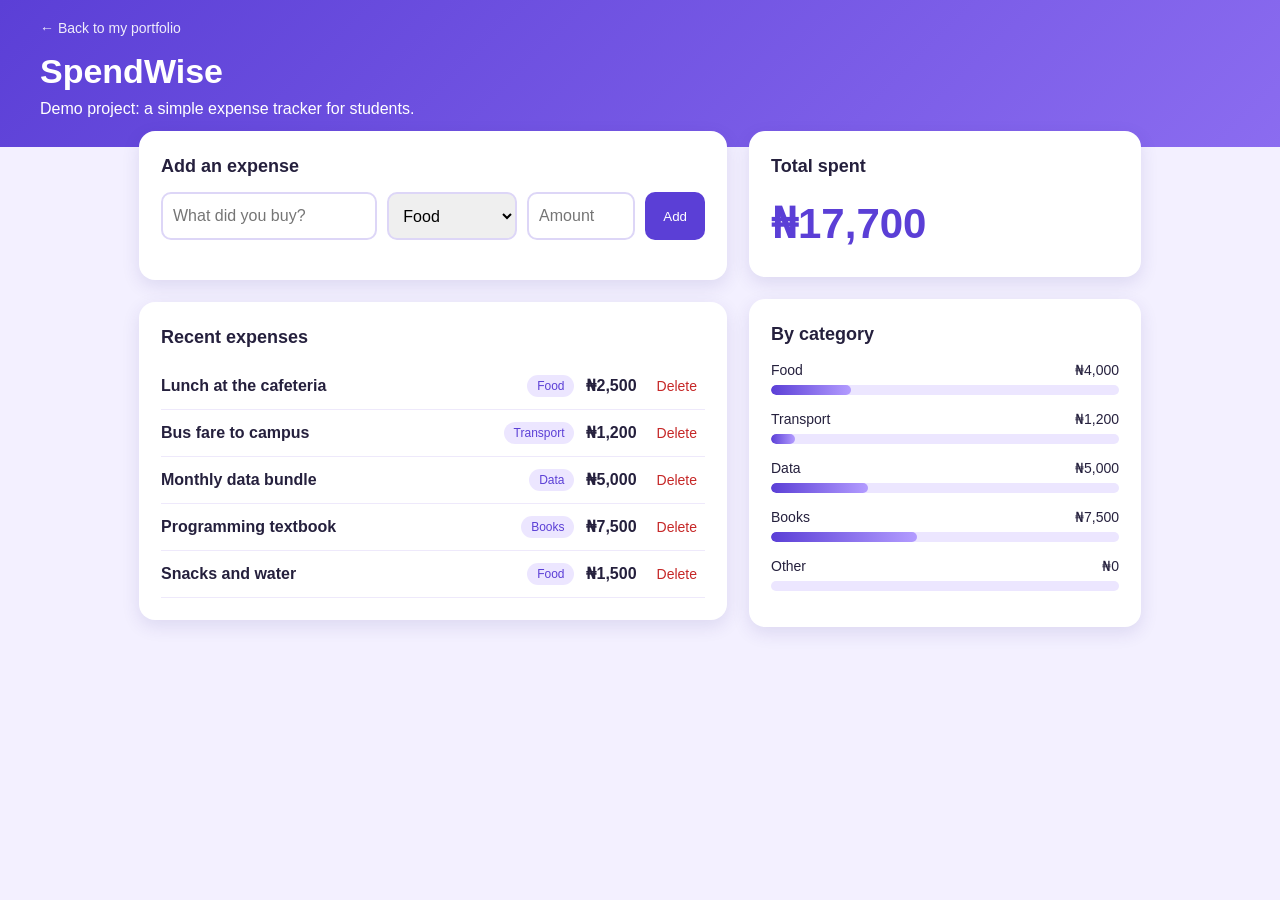
<file: demo-expenses.html>
<!DOCTYPE html>
<html lang="en">
<head>
  <meta charset="UTF-8">
  <meta name="viewport" content="width=device-width, initial-scale=1.0">
  <title>SpendWise | Demo</title>
  <style>
    * { box-sizing: border-box; margin: 0; padding: 0; }
    body { font-family: "Segoe UI", Arial, sans-serif; background: #f3f0ff; color: #25203d; line-height: 1.5; }
    .top { background: linear-gradient(135deg, #5b3fd6, #8b6cf0); color: #fff; padding: 16px 40px 26px; }
    .top a { color: #fff; text-decoration: none; font-size: 14px; opacity: 0.9; }
    .top h1 { font-size: 34px; margin-top: 6px; }
    main { max-width: 1050px; margin: -16px auto 40px; padding: 0 24px; display: grid; grid-template-columns: 1.2fr 0.8fr; gap: 22px; }
    .box { background: #fff; border-radius: 16px; padding: 22px; box-shadow: 0 6px 18px rgba(60, 40, 140, 0.12); margin-bottom: 22px; }
    h2 { font-size: 18px; margin-bottom: 12px; }
    .total { font-size: 42px; font-weight: bold; color: #5b3fd6; }
    form { display: grid; grid-template-columns: 2fr 1.2fr 1fr auto; gap: 10px; }
    input, select { padding: 10px; border: 2px solid #ddd6f7; border-radius: 10px; font: inherit; width: 100%; }
    button { background: #5b3fd6; color: #fff; border: none; border-radius: 10px; padding: 10px 18px; font: bold 15px inherit; cursor: pointer; transition: background 0.2s; }
    button:hover { background: #4429b3; }
    .error { color: #c62828; font-size: 13px; min-height: 18px; }
    ul { list-style: none; }
    .item { display: flex; align-items: center; gap: 12px; padding: 11px 0; border-bottom: 1px solid #eee9fb; }
    .item .name { flex: 1; font-weight: 600; }
    .cat { font-size: 12px; background: #ece6ff; color: #5b3fd6; border-radius: 20px; padding: 2px 10px; }
    .amount { font-weight: bold; }
    .del { background: none; color: #c62828; padding: 4px 8px; font-size: 14px; }
    .del:hover { background: #fde8e8; }
    .row { margin-bottom: 14px; }
    .row-top { display: flex; justify-content: space-between; font-size: 14px; margin-bottom: 4px; }
    .track { background: #ece6ff; border-radius: 20px; height: 10px; overflow: hidden; }
    .fill { height: 100%; background: linear-gradient(90deg, #5b3fd6, #b39cff); border-radius: 20px; transition: width 0.5s; }
    @media (max-width: 800px) { main { grid-template-columns: 1fr; } form { grid-template-columns: 1fr; } .top { padding: 16px 20px 26px; } }
  </style>
</head>
<body>
  <header class="top">
    <a href="index.html">&larr; Back to my portfolio</a>
    <h1>SpendWise</h1>
    <p>Demo project: a simple expense tracker for students.</p>
  </header>

  <main>
    <div>
      <div class="box">
        <h2>Add an expense</h2>
        <form id="expenseForm">
          <input type="text" id="expName" placeholder="What did you buy?">
          <select id="expCategory">
            <option>Food</option>
            <option>Transport</option>
            <option>Data</option>
            <option>Books</option>
            <option>Other</option>
          </select>
          <input type="number" id="expAmount" placeholder="Amount" min="0">
          <button type="submit">Add</button>
        </form>
        <p class="error" id="expError"></p>
      </div>
      <div class="box">
        <h2>Recent expenses</h2>
        <ul id="expenseList"></ul>
      </div>
    </div>

    <div>
      <div class="box">
        <h2>Total spent</h2>
        <p class="total" id="totalText">0</p>
      </div>
      <div class="box">
        <h2>By category</h2>
        <div id="categoryBars"></div>
      </div>
    </div>
  </main>

  <script>
    // sample data so the page is not empty
    let expenses = [
      { name: "Lunch at the cafeteria", category: "Food", amount: 2500 },
      { name: "Bus fare to campus", category: "Transport", amount: 1200 },
      { name: "Monthly data bundle", category: "Data", amount: 5000 },
      { name: "Programming textbook", category: "Books", amount: 7500 },
      { name: "Snacks and water", category: "Food", amount: 1500 }
    ];
    const categories = ["Food", "Transport", "Data", "Books", "Other"];

    const expenseList = document.getElementById("expenseList");
    const totalText = document.getElementById("totalText");
    const categoryBars = document.getElementById("categoryBars");

    function money(n) {
      return "₦" + n.toLocaleString("en-NG");
    }

    function showExpenses() {
      expenseList.innerHTML = "";
      let total = 0;

      for (let i = 0; i < expenses.length; i++) {
        total = total + expenses[i].amount;

        const li = document.createElement("li");
        li.className = "item";
        li.innerHTML = '<span class="name"></span><span class="cat"></span><span class="amount"></span>';
        li.querySelector(".name").textContent = expenses[i].name;
        li.querySelector(".cat").textContent = expenses[i].category;
        li.querySelector(".amount").textContent = money(expenses[i].amount);

        const del = document.createElement("button");
        del.className = "del";
        del.textContent = "Delete";
        del.addEventListener("click", function () {
          expenses.splice(i, 1);
          showExpenses();
        });
        li.appendChild(del);
        expenseList.appendChild(li);
      }

      totalText.textContent = money(total);
      showCategories(total);
    }

    // one bar for each category
    function showCategories(total) {
      categoryBars.innerHTML = "";
      for (let c = 0; c < categories.length; c++) {
        let sum = 0;
        for (let i = 0; i < expenses.length; i++) {
          if (expenses[i].category === categories[c]) {
            sum = sum + expenses[i].amount;
          }
        }
        let percent = 0;
        if (total > 0) {
          percent = Math.round((sum / total) * 100);
        }
        const row = document.createElement("div");
        row.className = "row";
        row.innerHTML = '<div class="row-top"><span>' + categories[c] + "</span><span>" + money(sum) +
          '</span></div><div class="track"><div class="fill" style="width:' + percent + '%"></div></div>';
        categoryBars.appendChild(row);
      }
    }

    document.getElementById("expenseForm").addEventListener("submit", function (event) {
      event.preventDefault();
      const name = document.getElementById("expName").value.trim();
      const amount = Number(document.getElementById("expAmount").value);
      const error = document.getElementById("expError");

      if (name === "" || amount <= 0) {
        error.textContent = "Please enter a name and an amount above 0.";
        return;
      }
      error.textContent = "";
      expenses.unshift({ name: name, category: document.getElementById("expCategory").value, amount: amount });
      event.target.reset();
      showExpenses();
    });

    showExpenses();
  </script>
</body>
</html>
</file>
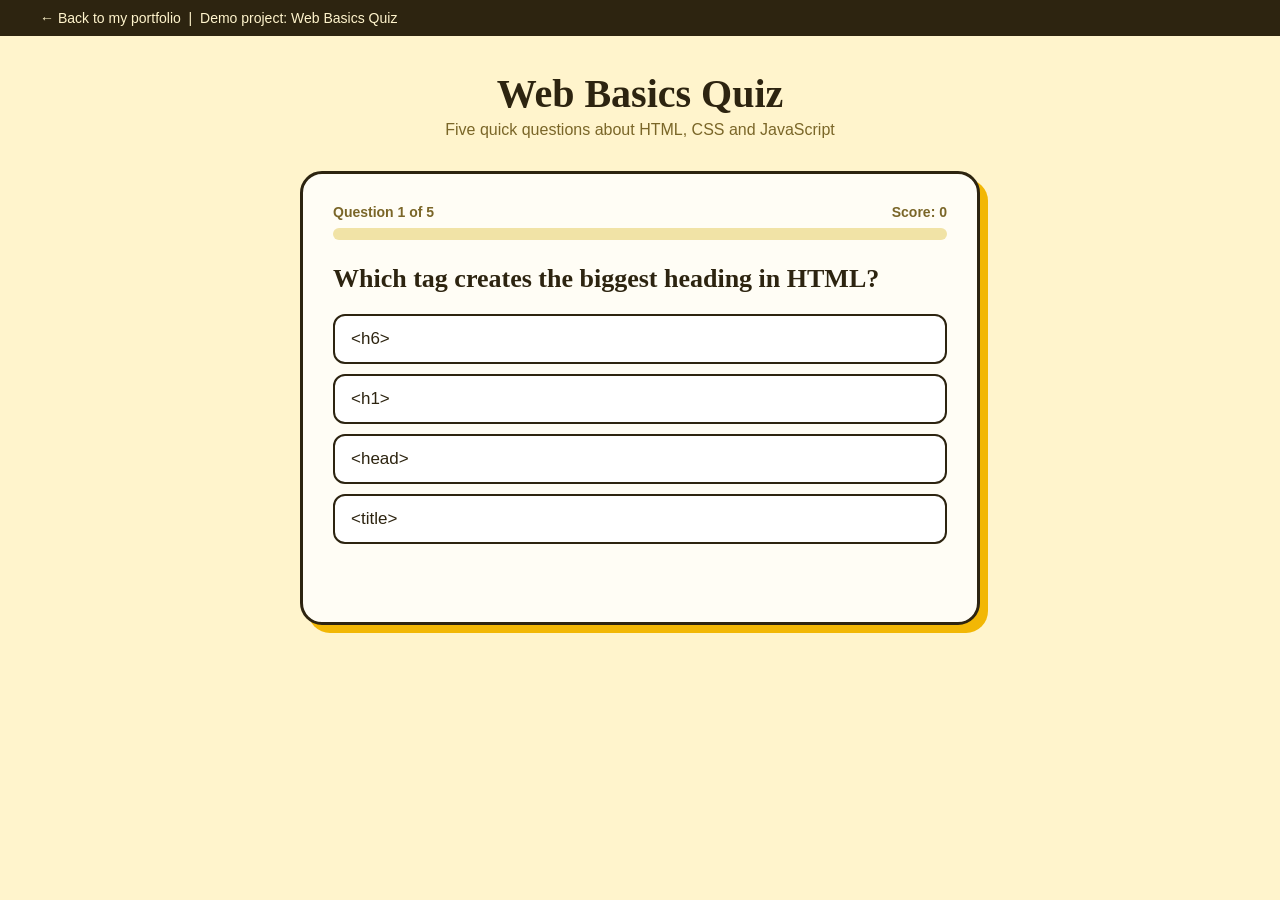
<file: demo-quiz.html>
<!DOCTYPE html>
<html lang="en">
<head>
  <meta charset="UTF-8">
  <meta name="viewport" content="width=device-width, initial-scale=1.0">
  <title>Web Basics Quiz | Demo</title>
  <style>
    * { box-sizing: border-box; margin: 0; padding: 0; }
    body { font-family: Georgia, "Times New Roman", serif; background: #fff4cc; color: #2d2410; min-height: 100vh; }
    .bar { background: #2d2410; color: #fff4cc; padding: 10px 40px; font: 14px Arial, sans-serif; }
    .bar a { color: #fff4cc; text-decoration: none; }
    header { text-align: center; padding: 34px 20px 10px; }
    header h1 { font-size: 40px; }
    header p { font-family: Arial, sans-serif; color: #7a6628; margin-top: 4px; }
    .quiz { max-width: 680px; margin: 22px auto 50px; background: #fffdf5; border: 3px solid #2d2410; border-radius: 22px; padding: 30px; box-shadow: 8px 8px 0 #f2b705; }
    .meta { display: flex; justify-content: space-between; font: bold 14px Arial, sans-serif; color: #7a6628; margin-bottom: 8px; }
    .track { height: 12px; background: #f1e3a6; border-radius: 20px; overflow: hidden; margin-bottom: 22px; }
    #progress { height: 100%; width: 0; background: #f2b705; transition: width 0.4s; }
    h2 { font-size: 26px; margin-bottom: 18px; line-height: 1.3; }
    .option { display: block; width: 100%; text-align: left; background: #fff; border: 2px solid #2d2410; border-radius: 12px; padding: 13px 16px; margin-bottom: 10px; font: 17px Arial, sans-serif; color: #2d2410; cursor: pointer; transition: transform 0.2s, background 0.2s; }
    .option:hover:not(:disabled) { transform: translateX(6px); background: #fff4cc; }
    .option.right { background: #c8f0cf; border-color: #1f7a33; }
    .option.wrong { background: #ffd0d0; border-color: #b00020; }
    .feedback { font: bold 16px Arial, sans-serif; min-height: 24px; margin: 8px 0 14px; }
    .next { background: #2d2410; color: #fff4cc; border: none; border-radius: 30px; padding: 11px 28px; font: bold 16px Arial, sans-serif; cursor: pointer; display: none; }
    .next:hover { background: #4a3a14; }
    .result { text-align: center; display: none; }
    .result .big { font-size: 64px; font-weight: bold; color: #c98f00; }
  </style>
</head>
<body>
  <div class="bar"><a href="index.html">&larr; Back to my portfolio</a> &nbsp;|&nbsp; Demo project: Web Basics Quiz</div>
  <header>
    <h1>Web Basics Quiz</h1>
    <p>Five quick questions about HTML, CSS and JavaScript</p>
  </header>

  <section class="quiz">
    <div id="quizBox">
      <div class="meta"><span id="qNumber"></span><span id="scoreText"></span></div>
      <div class="track"><div id="progress"></div></div>
      <h2 id="question"></h2>
      <div id="options"></div>
      <p class="feedback" id="feedback"></p>
      <button class="next" id="nextButton" type="button">Next question</button>
    </div>
    <div class="result" id="resultBox">
      <h2>Quiz complete!</h2>
      <p class="big" id="finalScore"></p>
      <p id="finalMessage" style="margin:10px 0 20px; font-family: Arial, sans-serif;"></p>
      <button class="next" id="restartButton" type="button" style="display:inline-block;">Try again</button>
    </div>
  </section>

  <script>
    // each question is an object stored in an array
    const questions = [
      { text: "Which tag creates the biggest heading in HTML?", options: ["<h6>", "<h1>", "<head>", "<title>"], answer: 1 },
      { text: "Which CSS property changes the text colour?", options: ["font-style", "text-align", "color", "background"], answer: 2 },
      { text: "Which symbol is used for comments in JavaScript?", options: ["//", "##", "<!-- -->", "**"], answer: 0 },
      { text: "Which method adds an item to the end of an array?", options: ["pop()", "push()", "shift()", "slice()"], answer: 1 },
      { text: "What does CSS Flexbox help you do?", options: ["Store data", "Send emails", "Arrange items in a row or column", "Validate forms"], answer: 2 }
    ];

    let current = 0;
    let score = 0;
    let answered = false;

    const optionsDiv = document.getElementById("options");
    const feedback = document.getElementById("feedback");
    const nextButton = document.getElementById("nextButton");

    function showQuestion() {
      const q = questions[current];
      answered = false;
      document.getElementById("qNumber").textContent = "Question " + (current + 1) + " of " + questions.length;
      document.getElementById("scoreText").textContent = "Score: " + score;
      document.getElementById("progress").style.width = (current / questions.length) * 100 + "%";
      document.getElementById("question").textContent = q.text;
      feedback.textContent = "";
      nextButton.style.display = "none";
      optionsDiv.innerHTML = "";

      for (let i = 0; i < q.options.length; i++) {
        const button = document.createElement("button");
        button.className = "option";
        button.type = "button";
        button.textContent = q.options[i];
        button.addEventListener("click", function () {
          chooseAnswer(i);
        });
        optionsDiv.appendChild(button);
      }
    }

    function chooseAnswer(index) {
      if (answered) {
        return;
      }
      answered = true;
      const q = questions[current];
      const buttons = optionsDiv.querySelectorAll(".option");

      for (let i = 0; i < buttons.length; i++) {
        buttons[i].disabled = true;
      }
      buttons[q.answer].classList.add("right");

      if (index === q.answer) {
        score++;
        feedback.textContent = "Correct! Well done.";
      } else {
        buttons[index].classList.add("wrong");
        feedback.textContent = "Not quite. The correct answer is highlighted.";
      }

      document.getElementById("scoreText").textContent = "Score: " + score;
      nextButton.style.display = "inline-block";
      nextButton.textContent = current === questions.length - 1 ? "See my result" : "Next question";
    }

    nextButton.addEventListener("click", function () {
      current++;
      if (current < questions.length) {
        showQuestion();
      } else {
        showResult();
      }
    });

    function showResult() {
      document.getElementById("quizBox").style.display = "none";
      document.getElementById("resultBox").style.display = "block";
      document.getElementById("finalScore").textContent = score + " / " + questions.length;

      let message = "Keep practising, you will get there!";
      if (score === questions.length) {
        message = "Perfect score! Excellent work.";
      } else if (score >= 3) {
        message = "Good job! You know your web basics.";
      }
      document.getElementById("finalMessage").textContent = message;
    }

    document.getElementById("restartButton").addEventListener("click", function () {
      current = 0;
      score = 0;
      document.getElementById("resultBox").style.display = "none";
      document.getElementById("quizBox").style.display = "block";
      showQuestion();
    });

    showQuestion();
  </script>
</body>
</html>
</file>
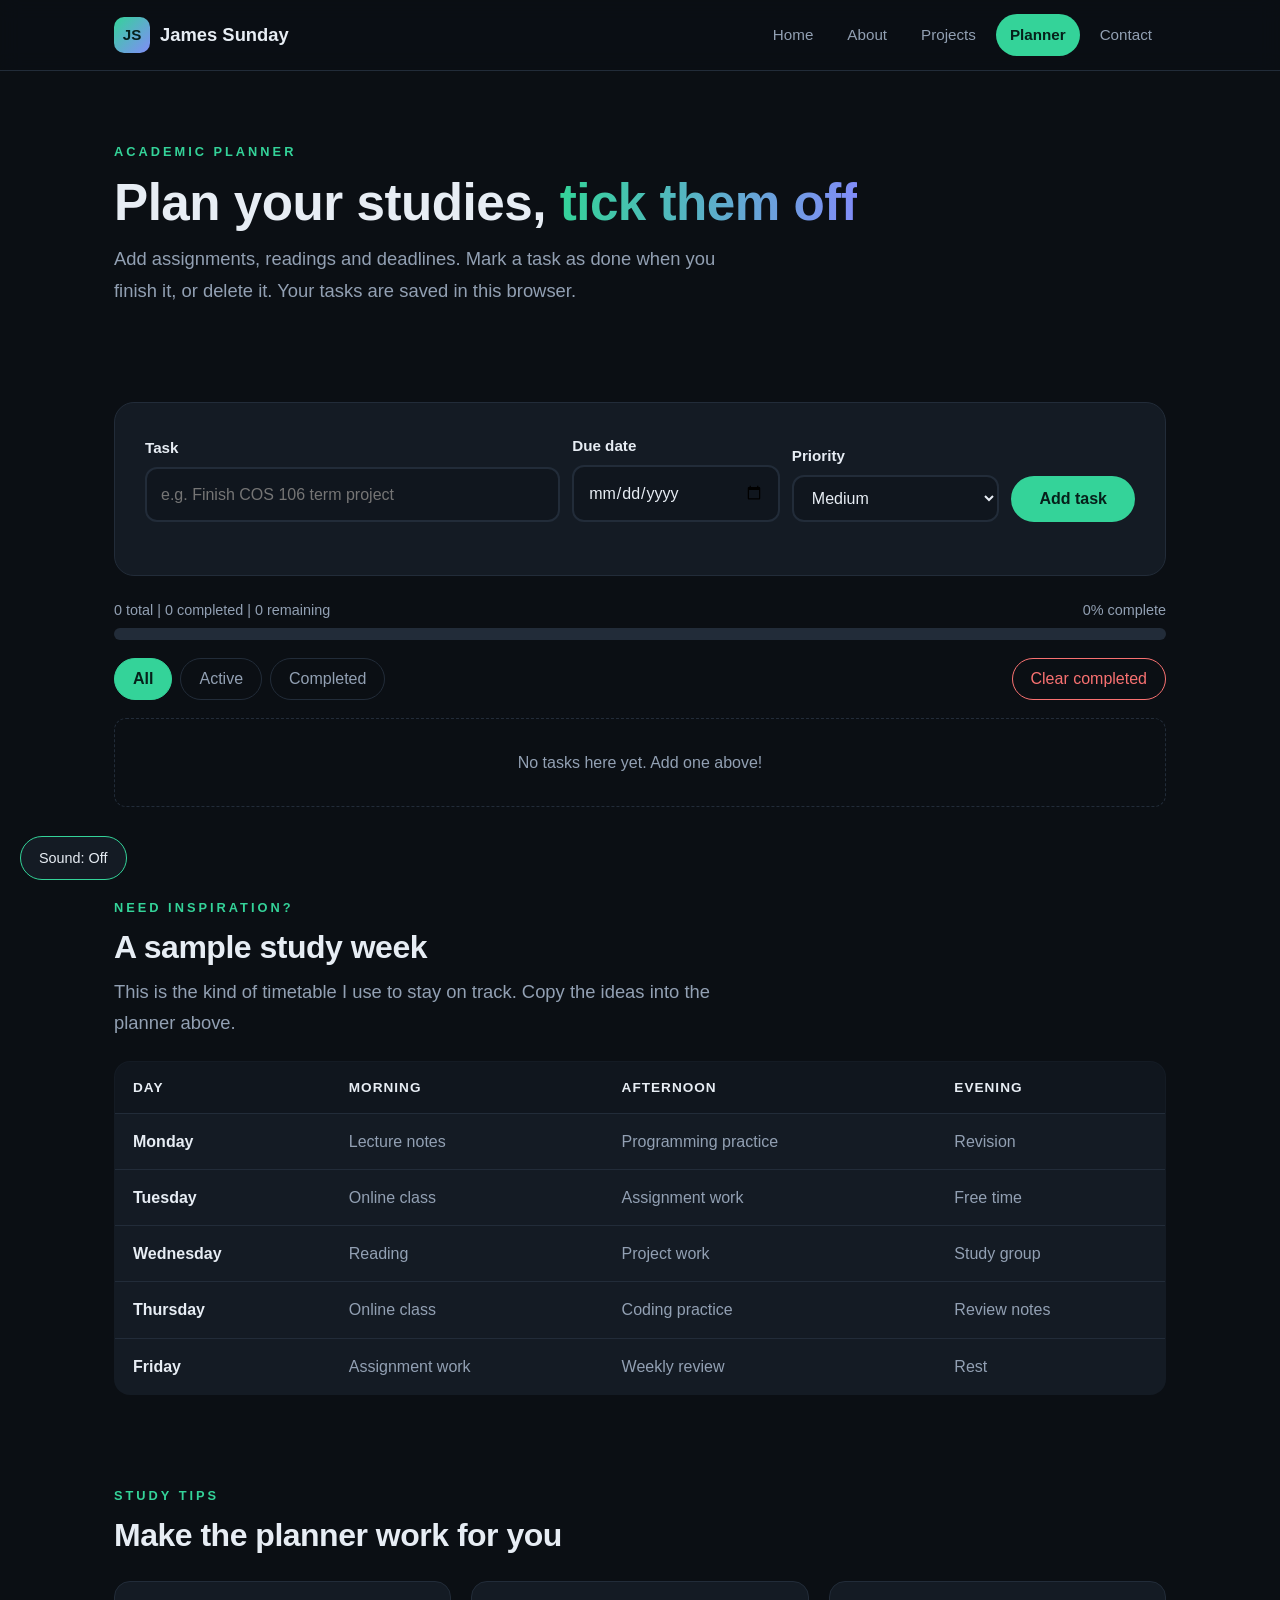
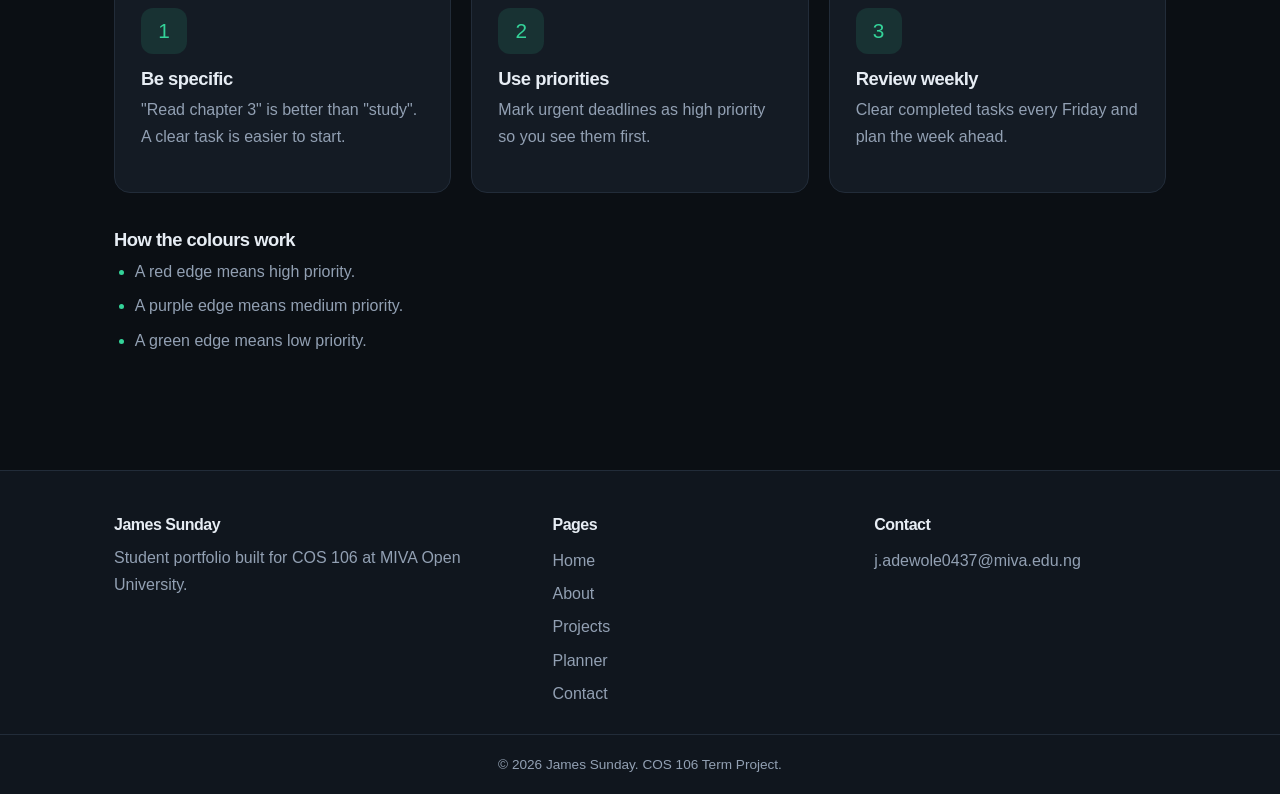
<file: planner.html>
<!DOCTYPE html>
<html lang="en">
<head>
  <meta charset="UTF-8">
  <meta name="viewport" content="width=device-width, initial-scale=1.0">
  <meta name="description" content="Academic planner: add, complete and delete study tasks.">
  <title>Planner | James Sunday</title>
  <link rel="stylesheet" href="style.css">
</head>
<body>
  <header class="site-header">
    <div class="header-inner">
      <a class="logo" href="index.html"><span class="logo-mark">JS</span> James Sunday</a>
      <button class="nav-toggle" aria-label="Toggle navigation menu">&#9776;</button>
      <nav id="nav" aria-label="Main navigation">
        <ul>
          <li><a href="index.html">Home</a></li>
          <li><a href="about.html">About</a></li>
          <li><a href="projects.html">Projects</a></li>
          <li><a href="planner.html" class="active">Planner</a></li>
          <li><a href="contact.html">Contact</a></li>
        </ul>
      </nav>
    </div>
  </header>

  <main>
    <div class="container page-head rise">
      <p class="eyebrow">Academic planner</p>
      <h1>Plan your studies, <span class="gradient-text">tick them off</span></h1>
      <p class="lead">Add assignments, readings and deadlines. Mark a task as done when you finish it, or delete it. Your tasks are saved in this browser.</p>
    </div>

    <!-- ===== Planner tool ===== -->
    <section class="section">
      <div class="container">
        <form id="taskForm" novalidate>
          <div class="task-row">
            <div>
              <label for="taskInput">Task</label>
              <input type="text" id="taskInput" placeholder="e.g. Finish COS 106 term project" maxlength="120" autocomplete="off">
            </div>
            <div>
              <label for="taskDate">Due date</label>
              <input type="date" id="taskDate">
            </div>
            <div>
              <label for="taskPriority">Priority</label>
              <select id="taskPriority">
                <option value="low">Low</option>
                <option value="medium" selected>Medium</option>
                <option value="high">High</option>
              </select>
            </div>
            <button type="submit" class="btn">Add task</button>
          </div>
          <span id="taskError" class="error" role="alert"></span>
        </form>

        <div class="progress-wrap">
          <div class="progress-top"><span id="taskCounter"></span><span id="progressText">0% complete</span></div>
          <div class="progress"><div id="progressBar"></div></div>
        </div>

        <div class="filters" role="group" aria-label="Filter tasks">
          <button type="button" data-filter="all" class="active">All</button>
          <button type="button" data-filter="active">Active</button>
          <button type="button" data-filter="completed">Completed</button>
          <button type="button" id="clearButton" class="clear">Clear completed</button>
        </div>

        <ul id="taskList"></ul>
      </div>
    </section>

    <!-- ===== Sample week ===== -->
    <section class="section">
      <div class="container">
        <p class="eyebrow">Need inspiration?</p>
        <h2>A sample study week</h2>
        <p class="lead">This is the kind of timetable I use to stay on track. Copy the ideas into the planner above.</p>
        <div class="table-wrap">
          <table>
            <thead>
              <tr><th scope="col">Day</th><th scope="col">Morning</th><th scope="col">Afternoon</th><th scope="col">Evening</th></tr>
            </thead>
            <tbody>
              <tr><td>Monday</td><td>Lecture notes</td><td>Programming practice</td><td>Revision</td></tr>
              <tr><td>Tuesday</td><td>Online class</td><td>Assignment work</td><td>Free time</td></tr>
              <tr><td>Wednesday</td><td>Reading</td><td>Project work</td><td>Study group</td></tr>
              <tr><td>Thursday</td><td>Online class</td><td>Coding practice</td><td>Review notes</td></tr>
              <tr><td>Friday</td><td>Assignment work</td><td>Weekly review</td><td>Rest</td></tr>
            </tbody>
          </table>
        </div>
      </div>
    </section>

    <!-- ===== Tips ===== -->
    <section class="section">
      <div class="container">
        <p class="eyebrow">Study tips</p>
        <h2>Make the planner work for you</h2>
        <div class="grid grid-3">
          <div class="card">
            <div class="icon">1</div>
            <h3>Be specific</h3>
            <p>&quot;Read chapter 3&quot; is better than &quot;study&quot;. A clear task is easier to start.</p>
          </div>
          <div class="card">
            <div class="icon">2</div>
            <h3>Use priorities</h3>
            <p>Mark urgent deadlines as high priority so you see them first.</p>
          </div>
          <div class="card">
            <div class="icon">3</div>
            <h3>Review weekly</h3>
            <p>Clear completed tasks every Friday and plan the week ahead.</p>
          </div>
        </div>

        <h3 style="margin-top:36px;">How the colours work</h3>
        <ul class="styled">
          <li>A red edge means high priority.</li>
          <li>A purple edge means medium priority.</li>
          <li>A green edge means low priority.</li>
        </ul>
      </div>
    </section>
  </main>

  <footer>
    <div class="footer-grid">
      <div>
        <h3>James Sunday</h3>
        <p>Student portfolio built for COS 106 at MIVA Open University.</p>
      </div>
      <div>
        <h3>Pages</h3>
        <a href="index.html">Home</a>
        <a href="about.html">About</a>
        <a href="projects.html">Projects</a>
        <a href="planner.html">Planner</a>
        <a href="contact.html">Contact</a>
      </div>
      <div>
        <h3>Contact</h3>
        <a href="mailto:j.adewole0437@miva.edu.ng">j.adewole0437@miva.edu.ng</a>
      </div>
    </div>
    <div class="copyright"><p>&copy; <span id="year">2026</span> James Sunday. COS 106 Term Project.</p></div>
  </footer>

  <audio id="ambient" loop preload="none">
    <source src="ambient.wav" type="audio/wav">
  </audio>
  <button id="soundButton" class="sound-btn" type="button">Sound: Off</button>
  <script src="script.js"></script>
</body>
</html>
</file>
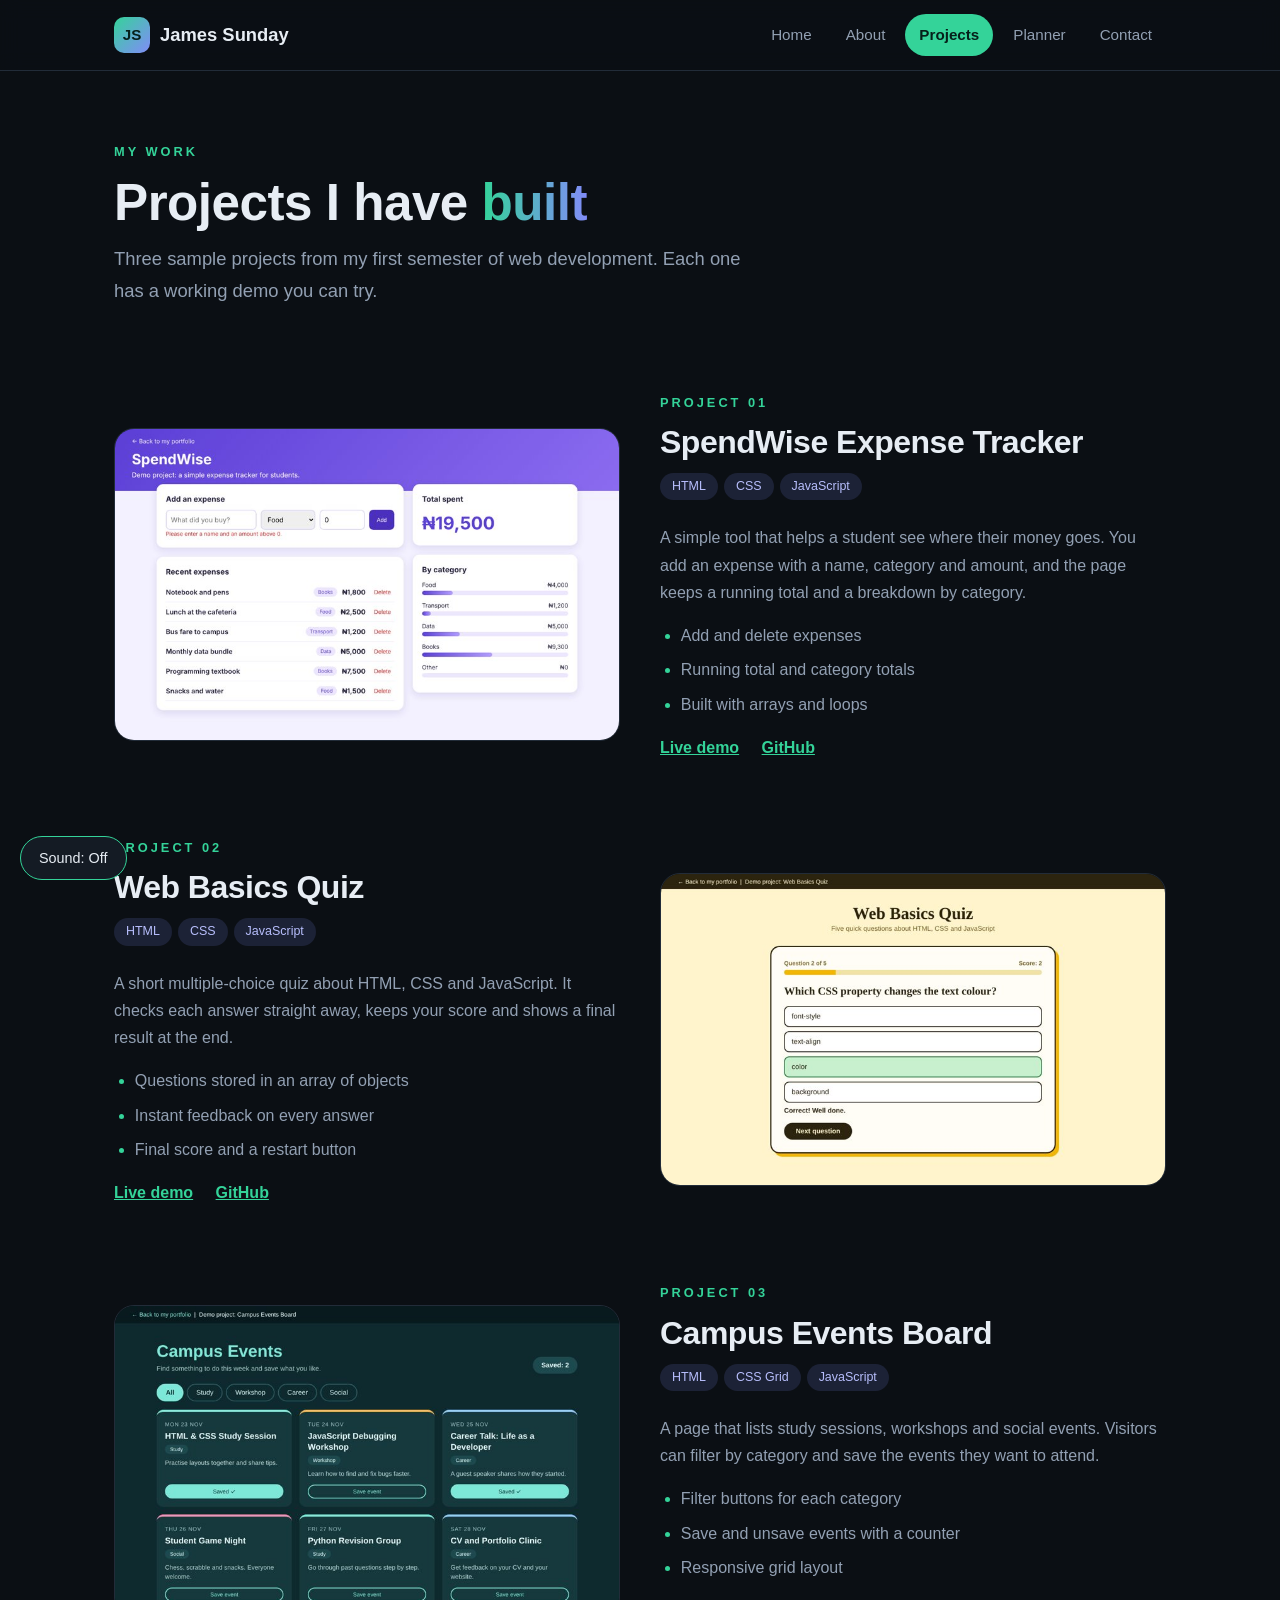
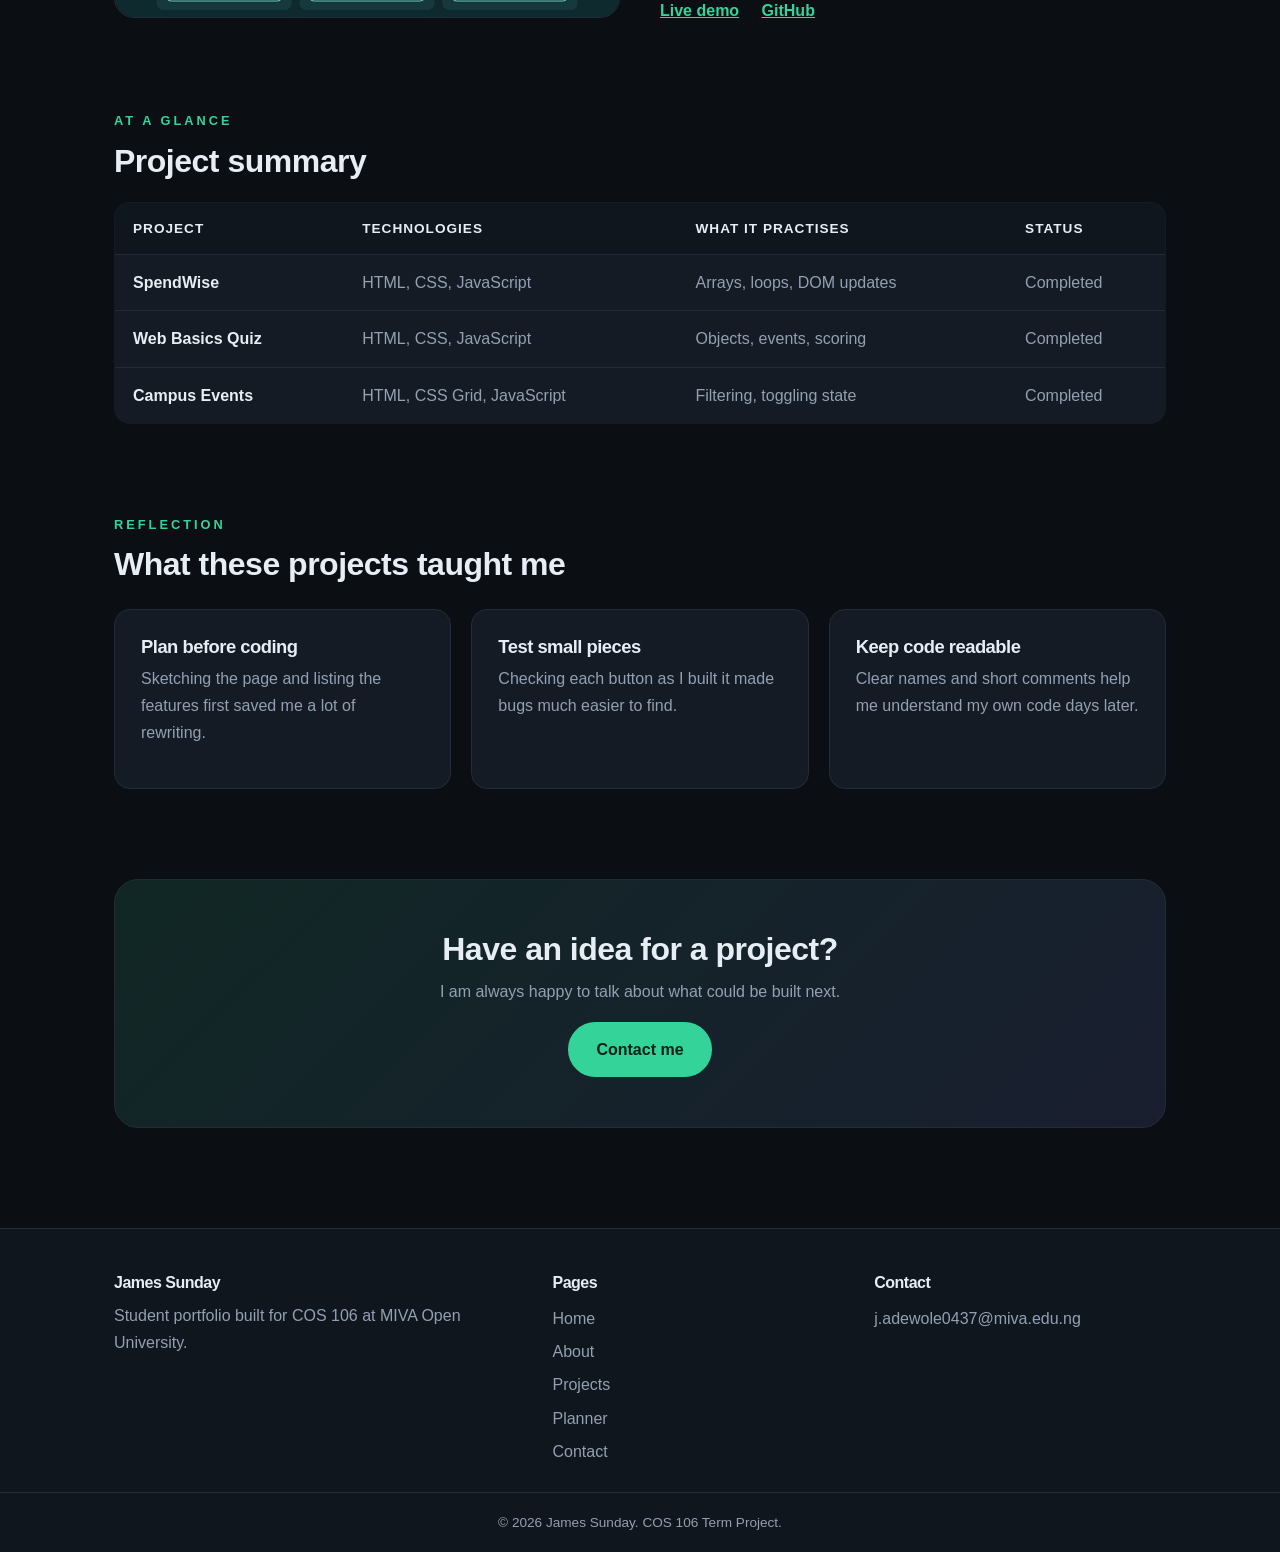
<file: projects.html>
<!DOCTYPE html>
<html lang="en">
<head>
  <meta charset="UTF-8">
  <meta name="viewport" content="width=device-width, initial-scale=1.0">
  <meta name="description" content="Sample web projects built by James Sunday.">
  <title>Projects | James Sunday</title>
  <link rel="stylesheet" href="style.css">
</head>
<body>
  <header class="site-header">
    <div class="header-inner">
      <a class="logo" href="index.html"><span class="logo-mark">JS</span> James Sunday</a>
      <button class="nav-toggle" aria-label="Toggle navigation menu">&#9776;</button>
      <nav id="nav" aria-label="Main navigation">
        <ul>
          <li><a href="index.html">Home</a></li>
          <li><a href="about.html">About</a></li>
          <li><a href="projects.html" class="active">Projects</a></li>
          <li><a href="planner.html">Planner</a></li>
          <li><a href="contact.html">Contact</a></li>
        </ul>
      </nav>
    </div>
  </header>

  <main>
    <div class="container page-head rise">
      <p class="eyebrow">My work</p>
      <h1>Projects I have <span class="gradient-text">built</span></h1>
      <p class="lead">Three sample projects from my first semester of web development. Each one has a working demo you can try.</p>
    </div>

    <div class="container">
      <!-- ===== Project 1 ===== -->
      <article class="project">
        <a class="project-img" href="demo-expenses.html">
          <img src="project1.jpg" alt="Screenshot of the SpendWise expense tracker">
        </a>
        <div>
          <p class="eyebrow">Project 01</p>
          <h2>SpendWise Expense Tracker</h2>
          <p><span class="tag">HTML</span><span class="tag">CSS</span><span class="tag">JavaScript</span></p>
          <p>A simple tool that helps a student see where their money goes. You add an expense with a name, category and amount, and the page keeps a running total and a breakdown by category.</p>
          <ul class="styled">
            <li>Add and delete expenses</li>
            <li>Running total and category totals</li>
            <li>Built with arrays and loops</li>
          </ul>
          <p class="project-links">
            <a href="demo-expenses.html">Live demo</a>
            <a href="https://github.com" target="_blank" rel="noopener">GitHub</a>
          </p>
        </div>
      </article>

      <!-- ===== Project 2 ===== -->
      <article class="project reverse">
        <a class="project-img" href="demo-quiz.html">
          <img src="project2.jpg" alt="Screenshot of the Web Basics Quiz">
        </a>
        <div>
          <p class="eyebrow">Project 02</p>
          <h2>Web Basics Quiz</h2>
          <p><span class="tag">HTML</span><span class="tag">CSS</span><span class="tag">JavaScript</span></p>
          <p>A short multiple-choice quiz about HTML, CSS and JavaScript. It checks each answer straight away, keeps your score and shows a final result at the end.</p>
          <ul class="styled">
            <li>Questions stored in an array of objects</li>
            <li>Instant feedback on every answer</li>
            <li>Final score and a restart button</li>
          </ul>
          <p class="project-links">
            <a href="demo-quiz.html">Live demo</a>
            <a href="https://github.com" target="_blank" rel="noopener">GitHub</a>
          </p>
        </div>
      </article>

      <!-- ===== Project 3 ===== -->
      <article class="project">
        <a class="project-img" href="demo-events.html">
          <img src="project3.jpg" alt="Screenshot of the Campus Events page">
        </a>
        <div>
          <p class="eyebrow">Project 03</p>
          <h2>Campus Events Board</h2>
          <p><span class="tag">HTML</span><span class="tag">CSS Grid</span><span class="tag">JavaScript</span></p>
          <p>A page that lists study sessions, workshops and social events. Visitors can filter by category and save the events they want to attend.</p>
          <ul class="styled">
            <li>Filter buttons for each category</li>
            <li>Save and unsave events with a counter</li>
            <li>Responsive grid layout</li>
          </ul>
          <p class="project-links">
            <a href="demo-events.html">Live demo</a>
            <a href="https://github.com" target="_blank" rel="noopener">GitHub</a>
          </p>
        </div>
      </article>
    </div>

    <!-- ===== Summary ===== -->
    <section class="section">
      <div class="container">
        <p class="eyebrow">At a glance</p>
        <h2>Project summary</h2>
        <div class="table-wrap">
          <table>
            <thead>
              <tr><th scope="col">Project</th><th scope="col">Technologies</th><th scope="col">What it practises</th><th scope="col">Status</th></tr>
            </thead>
            <tbody>
              <tr><td>SpendWise</td><td>HTML, CSS, JavaScript</td><td>Arrays, loops, DOM updates</td><td>Completed</td></tr>
              <tr><td>Web Basics Quiz</td><td>HTML, CSS, JavaScript</td><td>Objects, events, scoring</td><td>Completed</td></tr>
              <tr><td>Campus Events</td><td>HTML, CSS Grid, JavaScript</td><td>Filtering, toggling state</td><td>Completed</td></tr>
            </tbody>
          </table>
        </div>
      </div>
    </section>

    <!-- ===== Lessons ===== -->
    <section class="section">
      <div class="container">
        <p class="eyebrow">Reflection</p>
        <h2>What these projects taught me</h2>
        <div class="grid grid-3">
          <div class="card">
            <h3>Plan before coding</h3>
            <p>Sketching the page and listing the features first saved me a lot of rewriting.</p>
          </div>
          <div class="card">
            <h3>Test small pieces</h3>
            <p>Checking each button as I built it made bugs much easier to find.</p>
          </div>
          <div class="card">
            <h3>Keep code readable</h3>
            <p>Clear names and short comments help me understand my own code days later.</p>
          </div>
        </div>
      </div>
    </section>

    <section class="container">
      <div class="cta">
        <h2>Have an idea for a project?</h2>
        <p>I am always happy to talk about what could be built next.</p>
        <a class="btn" href="contact.html">Contact me</a>
      </div>
    </section>
  </main>

  <footer>
    <div class="footer-grid">
      <div>
        <h3>James Sunday</h3>
        <p>Student portfolio built for COS 106 at MIVA Open University.</p>
      </div>
      <div>
        <h3>Pages</h3>
        <a href="index.html">Home</a>
        <a href="about.html">About</a>
        <a href="projects.html">Projects</a>
        <a href="planner.html">Planner</a>
        <a href="contact.html">Contact</a>
      </div>
      <div>
        <h3>Contact</h3>
        <a href="mailto:j.adewole0437@miva.edu.ng">j.adewole0437@miva.edu.ng</a>
      </div>
    </div>
    <div class="copyright"><p>&copy; <span id="year">2026</span> James Sunday. COS 106 Term Project.</p></div>
  </footer>

  <audio id="ambient" loop preload="none">
    <source src="ambient.wav" type="audio/wav">
  </audio>
  <button id="soundButton" class="sound-btn" type="button">Sound: Off</button>
  <script src="script.js"></script>
</body>
</html>
</file>
<file: style.css>
/* =====================================================
   James Sunday - Portfolio
   Dark, sleek theme. Colours are set once below so the
   whole site stays consistent.
   ===================================================== */

:root {
  --bg: #0b0f14;
  --bg-soft: #10161e;
  --card: #141b24;
  --line: #222c39;
  --text: #e7edf4;
  --muted: #92a0b3;
  --accent: #34d399;
  --accent-2: #818cf8;
  --danger: #f87171;
  --radius: 16px;
}

* { box-sizing: border-box; margin: 0; padding: 0; }

body {
  font-family: "Segoe UI", Roboto, "Helvetica Neue", Arial, sans-serif;
  background: var(--bg);
  color: var(--text);
  line-height: 1.7;
  min-height: 100vh;
  display: flex;
  flex-direction: column;
}

img { max-width: 100%; display: block; }
a { color: var(--accent); }
p { margin-bottom: 1rem; color: var(--muted); }
h1, h2, h3 { line-height: 1.2; letter-spacing: -0.5px; }
h2 { font-size: 2rem; margin-bottom: 0.6rem; }
h3 { font-size: 1.15rem; margin-bottom: 0.4rem; }

.container { width: 100%; max-width: 1100px; margin: 0 auto; padding: 0 24px; }
.section { padding: 70px 0 20px; }
.eyebrow {
  color: var(--accent);
  font-size: 0.8rem;
  font-weight: 700;
  letter-spacing: 3px;
  text-transform: uppercase;
  margin-bottom: 0.6rem;
}
.lead { font-size: 1.15rem; max-width: 640px; }
.gradient-text {
  background: linear-gradient(90deg, var(--accent), var(--accent-2));
  -webkit-background-clip: text;
  background-clip: text;
  color: transparent;
}

/* ===== Header and navigation ===== */
.site-header {
  position: sticky;
  top: 0;
  z-index: 100;
  background: rgba(11, 15, 20, 0.85);
  backdrop-filter: blur(10px);
  border-bottom: 1px solid var(--line);
}
.header-inner {
  display: flex;
  align-items: center;
  justify-content: space-between;
  padding: 14px 24px;
  max-width: 1100px;
  margin: 0 auto;
  flex-wrap: wrap;
}
.logo { color: var(--text); text-decoration: none; font-weight: 700; font-size: 1.15rem; display: flex; align-items: center; gap: 10px; }
.logo-mark {
  width: 36px; height: 36px; border-radius: 10px;
  background: linear-gradient(135deg, var(--accent), var(--accent-2));
  color: #06201a; display: flex; align-items: center; justify-content: center;
  font-size: 0.95rem; font-weight: 800;
}
nav ul { list-style: none; display: flex; gap: 6px; }
nav a {
  color: var(--muted);
  text-decoration: none;
  font-size: 0.95rem;
  padding: 8px 14px;
  border-radius: 999px;
  display: block;
  transition: color 0.25s, background 0.25s;
}
nav a:hover { color: var(--text); background: var(--card); }
nav a.active { color: #06201a; background: var(--accent); font-weight: 600; }
.nav-toggle {
  display: none;
  background: var(--card);
  color: var(--text);
  border: 1px solid var(--line);
  border-radius: 10px;
  font-size: 1.3rem;
  padding: 2px 12px;
  cursor: pointer;
}

/* ===== Buttons ===== */
.btn {
  display: inline-block;
  background: var(--accent);
  color: #06201a;
  font-weight: 700;
  font-size: 1rem;
  padding: 12px 26px;
  border: 2px solid var(--accent);
  border-radius: 999px;
  text-decoration: none;
  cursor: pointer;
  font-family: inherit;
  transition: transform 0.25s, box-shadow 0.25s, background 0.25s;
}
.btn:hover { transform: translateY(-3px); box-shadow: 0 10px 24px rgba(52, 211, 153, 0.25); }
.btn.ghost { background: transparent; color: var(--text); border-color: var(--line); margin-left: 8px; }
.btn.ghost:hover { border-color: var(--accent); box-shadow: none; }

/* ===== Hero ===== */
.hero { position: relative; padding: 80px 0 50px; overflow: hidden; }
.orb {
  position: absolute;
  width: 420px; height: 420px;
  right: -80px; top: -60px;
  border-radius: 50%;
  background: radial-gradient(circle, rgba(129, 140, 248, 0.35), transparent 70%);
  animation: drift 9s ease-in-out infinite;
  pointer-events: none;
}
.hero-grid { position: relative; display: grid; grid-template-columns: 1.25fr 0.75fr; gap: 50px; align-items: center; }
.hero h1 { font-size: clamp(2.4rem, 6vw, 4rem); margin-bottom: 1rem; }
.hero .greeting { color: var(--accent); font-weight: 600; margin-bottom: 0.5rem; }
.photo-frame {
  padding: 6px;
  border-radius: 32px;
  background: linear-gradient(135deg, var(--accent), var(--accent-2));
  animation: float 5s ease-in-out infinite;
}
.photo-frame img { border-radius: 27px; width: 100%; aspect-ratio: 4 / 5; object-fit: cover; object-position: center 20%; background: var(--card); }

.stats { display: grid; grid-template-columns: repeat(3, 1fr); gap: 16px; margin-top: 50px; }
.stat { background: var(--card); border: 1px solid var(--line); border-radius: var(--radius); padding: 20px; text-align: center; }
.stat strong { display: block; font-size: 1.8rem; color: var(--text); }
.stat span { color: var(--muted); font-size: 0.9rem; }

/* ===== Cards and grids ===== */
.grid { display: grid; gap: 20px; margin-top: 26px; }
.grid-3 { grid-template-columns: repeat(auto-fit, minmax(250px, 1fr)); }
.grid-2 { grid-template-columns: repeat(auto-fit, minmax(300px, 1fr)); }
.card {
  background: var(--card);
  border: 1px solid var(--line);
  border-radius: var(--radius);
  padding: 26px;
  transition: transform 0.3s, border-color 0.3s;
}
.card:hover { transform: translateY(-6px); border-color: var(--accent); }
.icon {
  width: 46px; height: 46px; border-radius: 12px;
  background: rgba(52, 211, 153, 0.12); color: var(--accent);
  display: flex; align-items: center; justify-content: center;
  font-size: 1.3rem; margin-bottom: 14px;
}
ul.styled, ol.styled { margin: 0 0 1rem 1.3rem; color: var(--muted); }
ul.styled li, ol.styled li { margin-bottom: 0.45rem; }
ul.styled li::marker, ol.styled li::marker { color: var(--accent); }
ul.plain { list-style: none; color: var(--muted); }
ul.plain li { padding: 8px 0; border-bottom: 1px solid var(--line); }
ul.plain li strong { color: var(--text); }

/* mini project cards (homepage) */
.mini { padding: 0; overflow: hidden; }
.mini img { width: 100%; height: 170px; object-fit: cover; transition: transform 0.4s; }
.mini:hover img { transform: scale(1.06); }
.mini .body { padding: 20px; }
.mini a.more { text-decoration: none; font-weight: 600; }

/* ===== Timeline ===== */
.timeline { margin-top: 26px; border-left: 2px solid var(--line); padding-left: 28px; }
.step { position: relative; margin-bottom: 28px; }
.step::before {
  content: "";
  position: absolute;
  left: -37px; top: 6px;
  width: 16px; height: 16px;
  border-radius: 50%;
  background: var(--accent);
  box-shadow: 0 0 0 5px rgba(52, 211, 153, 0.18);
}
.step .when { color: var(--accent); font-size: 0.85rem; font-weight: 700; letter-spacing: 1px; }

/* ===== Call to action band ===== */
.cta {
  margin: 70px 0 20px;
  text-align: center;
  padding: 50px 24px;
  border-radius: 24px;
  border: 1px solid var(--line);
  background: linear-gradient(135deg, rgba(52, 211, 153, 0.12), rgba(129, 140, 248, 0.12));
}

/* ===== Tables ===== */
.table-wrap { overflow-x: auto; margin-top: 22px; }
table { width: 100%; border-collapse: collapse; background: var(--card); border: 1px solid var(--line); border-radius: var(--radius); overflow: hidden; }
caption { text-align: left; color: var(--muted); padding: 0 0 10px; }
th, td { padding: 14px 18px; text-align: left; border-bottom: 1px solid var(--line); color: var(--muted); }
th { background: var(--bg-soft); color: var(--text); font-size: 0.85rem; letter-spacing: 1px; text-transform: uppercase; }
td:first-child { color: var(--text); font-weight: 600; }
tbody tr { transition: background 0.2s; }
tbody tr:hover { background: var(--bg-soft); }

/* ===== Skill bars ===== */
.skill { margin-bottom: 18px; }
.skill-label { display: flex; justify-content: space-between; margin-bottom: 6px; color: var(--text); font-size: 0.95rem; }
.bar { background: var(--line); border-radius: 999px; height: 10px; overflow: hidden; }
.bar div { height: 100%; width: 0; border-radius: 999px; background: linear-gradient(90deg, var(--accent), var(--accent-2)); transition: width 1.3s ease; }

/* ===== Project rows ===== */
.project { display: grid; grid-template-columns: 1fr 1fr; gap: 40px; align-items: center; margin-top: 60px; }
.project.reverse .project-img { order: 2; }
.project-img { border-radius: 20px; overflow: hidden; border: 1px solid var(--line); }
.project-img img { width: 100%; transition: transform 0.5s; }
.project-img:hover img { transform: scale(1.04); }
.tag { display: inline-block; background: rgba(129, 140, 248, 0.15); color: #b7befc; font-size: 0.78rem; padding: 3px 12px; border-radius: 999px; margin: 0 6px 8px 0; }
.project-links { margin-top: 12px; }
.project-links a { margin-right: 18px; font-weight: 600; }

/* ===== Forms ===== */
form { background: var(--card); border: 1px solid var(--line); border-radius: 20px; padding: 30px; }
.form-group { margin-bottom: 18px; }
label { display: block; font-weight: 600; margin-bottom: 6px; color: var(--text); font-size: 0.95rem; }
input[type="text"], input[type="email"], input[type="tel"], input[type="date"], select, textarea {
  width: 100%;
  background: var(--bg-soft);
  color: var(--text);
  border: 2px solid var(--line);
  border-radius: 12px;
  padding: 12px 14px;
  font: inherit;
  transition: border-color 0.25s, box-shadow 0.25s;
}
input:focus, select:focus, textarea:focus { outline: none; border-color: var(--accent); box-shadow: 0 0 0 4px rgba(52, 211, 153, 0.15); }
input.invalid, textarea.invalid { border-color: var(--danger); }
input.valid, textarea.valid { border-color: var(--accent); }
.error { color: var(--danger); font-size: 0.85rem; min-height: 1.2rem; display: block; margin-top: 4px; }
.form-status { display: none; margin-top: 16px; padding: 14px 18px; border-radius: 12px; }
.form-status.ok { display: block; background: rgba(52, 211, 153, 0.12); color: var(--accent); border: 1px solid var(--accent); }

.split { display: grid; grid-template-columns: 0.8fr 1.2fr; gap: 30px; align-items: start; margin-top: 26px; }

/* ===== Planner ===== */
.task-row { display: grid; grid-template-columns: 2fr 1fr 1fr auto; gap: 12px; align-items: end; }
.progress-wrap { margin: 22px 0 10px; }
.progress-top { display: flex; justify-content: space-between; color: var(--muted); font-size: 0.9rem; margin-bottom: 6px; }
.progress { height: 12px; background: var(--line); border-radius: 999px; overflow: hidden; }
.progress div { height: 100%; width: 0; background: linear-gradient(90deg, var(--accent), var(--accent-2)); transition: width 0.6s ease; }
.filters { display: flex; gap: 8px; flex-wrap: wrap; margin: 18px 0; align-items: center; }
.filters button {
  background: transparent; color: var(--muted); border: 1px solid var(--line);
  border-radius: 999px; padding: 6px 18px; font: inherit; cursor: pointer; transition: all 0.2s;
}
.filters button:hover { color: var(--text); border-color: var(--accent); }
.filters button.active { background: var(--accent); color: #06201a; border-color: var(--accent); font-weight: 600; }
.filters .clear { margin-left: auto; color: var(--danger); border-color: var(--danger); }

#taskList { list-style: none; }
.task {
  display: flex; align-items: center; gap: 14px;
  background: var(--card); border: 1px solid var(--line); border-left: 5px solid var(--accent-2);
  border-radius: 12px; padding: 14px 16px; margin-bottom: 10px;
  animation: slideIn 0.35s ease both;
}
.task.high { border-left-color: var(--danger); }
.task.low { border-left-color: var(--accent); }
.task.done { opacity: 0.55; }
.task.done .task-text { text-decoration: line-through; }
.task input[type="checkbox"] { width: 20px; height: 20px; accent-color: var(--accent); cursor: pointer; }
.task-text { flex: 1; color: var(--text); word-break: break-word; }
.task-text small { display: block; color: var(--muted); }
.badge { font-size: 0.75rem; padding: 2px 10px; border-radius: 999px; background: var(--bg-soft); color: var(--muted); border: 1px solid var(--line); }
.delete {
  background: transparent; color: var(--danger); border: 1px solid var(--danger);
  border-radius: 8px; padding: 5px 12px; cursor: pointer; font: inherit; transition: background 0.2s, color 0.2s;
}
.delete:hover { background: var(--danger); color: #1a0505; }
.empty { text-align: center; color: var(--muted); padding: 30px; border: 1px dashed var(--line); border-radius: 12px; }

/* ===== FAQ ===== */
details { background: var(--card); border: 1px solid var(--line); border-radius: 12px; padding: 16px 20px; margin-bottom: 12px; }
summary { cursor: pointer; font-weight: 600; color: var(--text); }
details p { margin: 10px 0 0; }

/* ===== Sound button ===== */
.sound-btn {
  position: fixed; bottom: 20px; left: 20px; z-index: 200;
  background: var(--card); color: var(--text); border: 1px solid var(--accent);
  border-radius: 999px; padding: 9px 18px; font: inherit; font-size: 0.9rem; cursor: pointer;
  transition: transform 0.25s, background 0.25s;
}
.sound-btn:hover { transform: translateY(-3px); }
.sound-btn.on { background: var(--accent); color: #06201a; }

/* ===== Footer ===== */
footer { margin-top: 80px; background: var(--bg-soft); border-top: 1px solid var(--line); }
.footer-grid { display: grid; grid-template-columns: 1.4fr 1fr 1fr; gap: 30px; padding: 44px 24px 24px; max-width: 1100px; margin: 0 auto; }
footer h3 { font-size: 1rem; margin-bottom: 10px; }
footer a { color: var(--muted); text-decoration: none; display: block; padding: 3px 0; transition: color 0.2s; }
footer a:hover { color: var(--accent); }
.copyright { text-align: center; color: var(--muted); font-size: 0.85rem; padding: 18px; border-top: 1px solid var(--line); }
.copyright p { margin: 0; }

main { flex: 1; }
.page-head { padding-top: 70px; padding-bottom: 10px; }
.page-head h1 { font-size: clamp(2.2rem, 5vw, 3.2rem); margin-bottom: 0.6rem; }

/* ===== Animations ===== */
@keyframes rise { from { opacity: 0; transform: translateY(24px); } to { opacity: 1; transform: none; } }
@keyframes float { 0%, 100% { transform: translateY(0); } 50% { transform: translateY(-10px); } }
@keyframes drift { 0%, 100% { transform: translate(0, 0); } 50% { transform: translate(-30px, 30px); } }
@keyframes slideIn { from { opacity: 0; transform: translateX(-18px); } to { opacity: 1; transform: none; } }
.rise { animation: rise 0.9s ease both; }
.d1 { animation-delay: 0.15s; }
.d2 { animation-delay: 0.3s; }
.d3 { animation-delay: 0.45s; }

/* ===== Responsive ===== */
@media (max-width: 860px) {
  .nav-toggle { display: block; }
  nav { width: 100%; max-height: 0; overflow: hidden; transition: max-height 0.4s ease; }
  nav.open { max-height: 420px; }
  nav ul { flex-direction: column; padding: 12px 0 6px; }
  .hero-grid, .project, .split, .footer-grid { grid-template-columns: 1fr; }
  .project.reverse .project-img { order: 0; }
  .photo-frame { max-width: 300px; margin: 0 auto; order: -1; }
  .stats { grid-template-columns: 1fr; }
  .task-row { grid-template-columns: 1fr; }
  .btn.ghost { margin: 10px 0 0; }
  .section { padding-top: 50px; }
}
</file>
